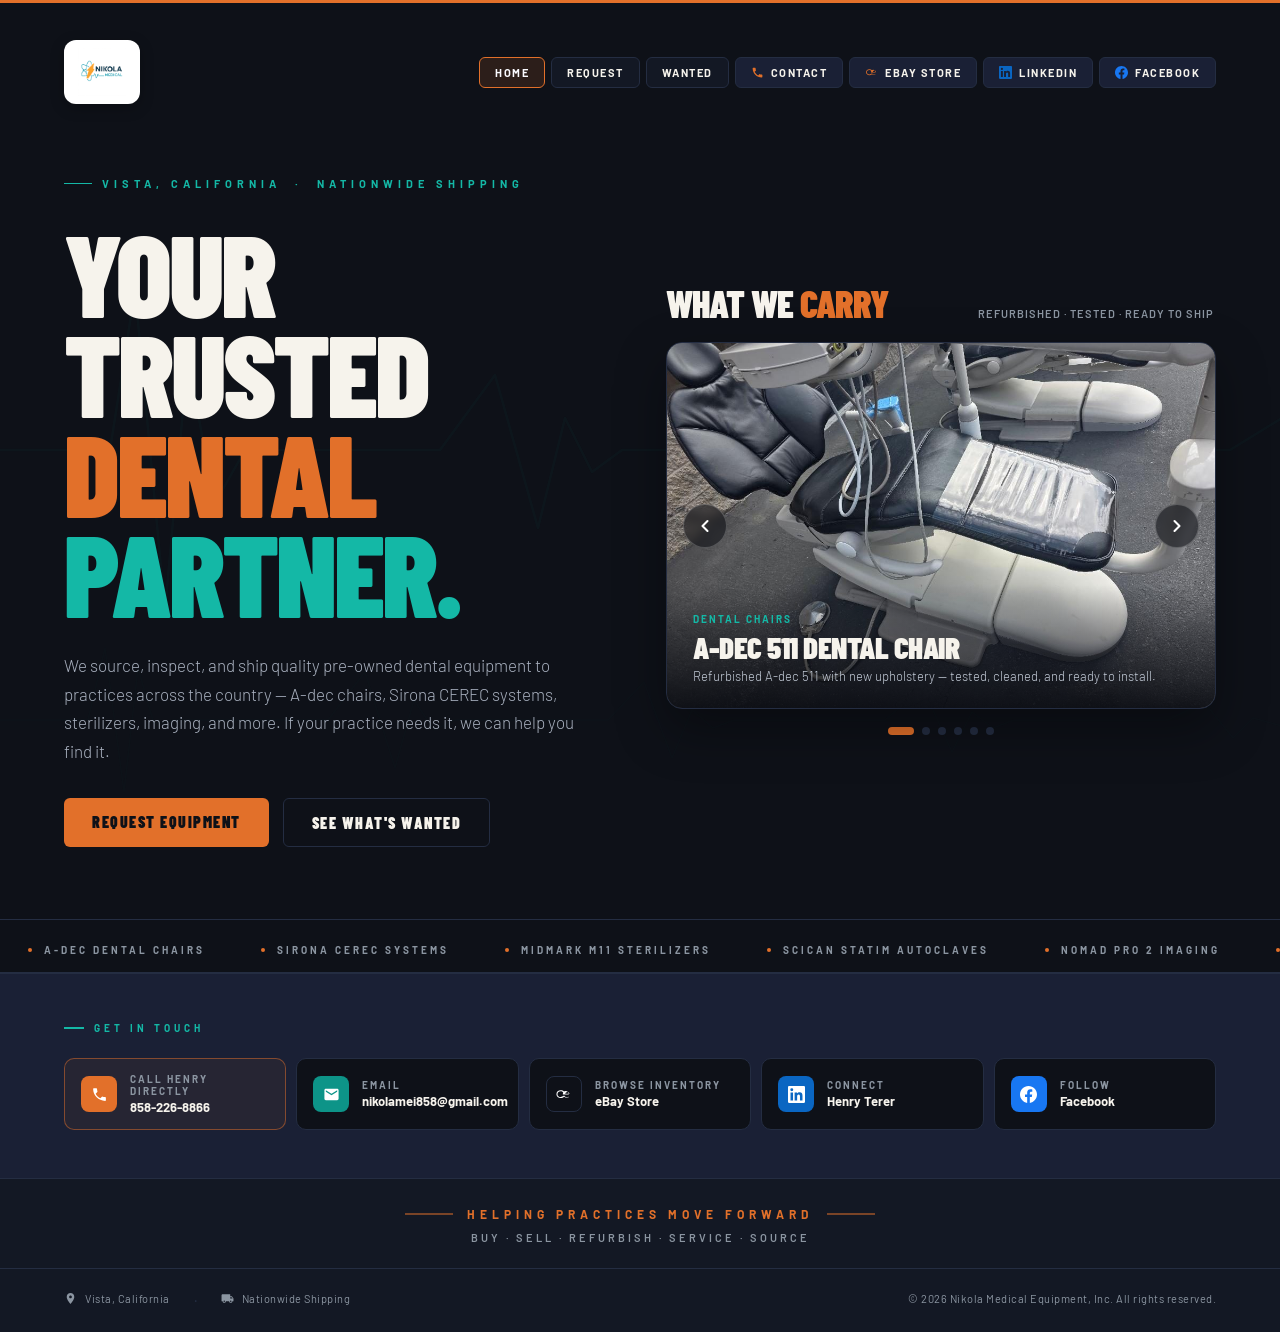
<file: index.html>
<!DOCTYPE html>
<html lang="en">
<head>
<meta charset="UTF-8">
<meta name="viewport" content="width=device-width, initial-scale=1.0">
<title>Nikola Medical Equipment — Vista, California</title>
<meta name="description" content="Quality pre-owned dental equipment. A-dec chairs, Sirona CEREC systems, sterilizers and more. Vista, California. Nationwide shipping.">
<link href="https://fonts.googleapis.com/css2?family=Barlow+Condensed:wght@700;900&family=Barlow:wght@300;400;600;700&display=swap" rel="stylesheet">
<link rel="stylesheet" href="/styles.css">
</head>
<body>

<div class="topbar"></div>
<div class="ekg-bg">
<svg viewBox="0 0 1440 900" preserveAspectRatio="xMidYMid slice" xmlns="http://www.w3.org/2000/svg">
  <polyline points="0,450 140,450 190,450 215,290 245,610 268,355 294,505 325,450 520,450 575,375 618,528 645,418 672,472 702,450 910,450 965,348 1012,584 1040,388 1072,482 1102,450 1310,450 1362,418 1392,492 1440,450"
    fill="none" stroke="#0D9488" stroke-width="2.5" stroke-linecap="round" stroke-linejoin="round"/>
  <polyline points="0,720 130,720 168,720 185,648 204,792 218,668 234,724 254,720 408,720 445,672 475,768 494,700 514,730 535,720 688,720 724,682 752,758 772,710 793,728 814,720 965,720 1003,688 1032,752 1052,712 1073,728 1094,720 1248,720 1284,702 1313,738 1333,718 1362,726 1440,720"
    fill="none" stroke="#0D9488" stroke-width="1.5" stroke-linecap="round" stroke-linejoin="round" opacity="0.45"/>
</svg>
</div>

<!-- HEADER -->
<header>
  <a href="#" class="logo"><img src="/logo.png" alt="Nikola Medical Equipment"/></a>
  <nav class="nav">
    <a href="/" class="internal active">Home</a>
    <a href="/request" class="internal">Request</a>
    <a href="/equipment-wanted" class="internal">Wanted</a>
    <a href="#contact">
      <svg viewBox="0 0 24 24" fill="var(--amber)" xmlns="http://www.w3.org/2000/svg"><path d="M6.6 10.8c1.4 2.8 3.8 5.1 6.6 6.6l2.2-2.2c.3-.3.7-.4 1-.2 1.1.4 2.3.6 3.6.6.6 0 1 .4 1 1V20c0 .6-.4 1-1 1-9.4 0-17-7.6-17-17 0-.6.4-1 1-1h3.5c.6 0 1 .4 1 1 0 1.3.2 2.5.6 3.6.1.3 0 .7-.2 1L6.6 10.8z"/></svg>
      <span>Contact</span>
    </a>
    <a href="https://www.ebay.com/str/nikolamedicalequipmentinc" target="_blank" rel="noopener">
      <svg viewBox="0 0 24 24" fill="var(--amber)" xmlns="http://www.w3.org/2000/svg"><path d="M3.5 11.5C3.5 9 5.5 7.5 8 7.5c1.5 0 2.8.6 3.6 1.6L13 7.8C11.8 6.7 10 6 8 6 4.7 6 2 8.4 2 11.5S4.7 17 8 17c2 0 3.8-.7 5-1.8l-1.4-1.3C10.8 14.9 9.5 15.5 8 15.5c-2.5 0-4.5-1.5-4.5-4zm8.5.5h7.5c0-2.8-2-5-4.5-5S11 9.2 11 12zm0 1c.2 2.2 2 3.5 4.5 3.5 1.3 0 2.4-.4 3.2-1.1L18.6 15c-.6.5-1.4.8-2.1.8-1.5 0-2.8-.7-3-2H12zm8.5-2h-6c.3-1.4 1.4-2.5 3-2.5s2.7 1.1 3 2.5z"/></svg>
      <span>eBay Store</span>
    </a>
    <a href="https://www.linkedin.com/in/henryterer/" target="_blank" rel="noopener">
      <svg viewBox="0 0 24 24" fill="#0A66C2" xmlns="http://www.w3.org/2000/svg"><path d="M20.447 20.452h-3.554v-5.569c0-1.328-.027-3.037-1.852-3.037-1.853 0-2.136 1.445-2.136 2.939v5.667H9.351V9h3.414v1.561h.046c.477-.9 1.637-1.85 3.37-1.85 3.601 0 4.267 2.37 4.267 5.455v6.286zM5.337 7.433a2.062 2.062 0 01-2.063-2.065 2.064 2.064 0 112.063 2.065zm1.782 13.019H3.555V9h3.564v11.452zM22.225 0H1.771C.792 0 0 .774 0 1.729v20.542C0 23.227.792 24 1.771 24h20.451C23.2 24 24 23.227 24 22.271V1.729C24 .774 23.2 0 22.222 0h.003z"/></svg>
      <span>LinkedIn</span>
    </a>
    <a href="https://www.facebook.com/profile.php?id=100094618478377" target="_blank" rel="noopener">
      <svg viewBox="0 0 24 24" fill="#1877F2" xmlns="http://www.w3.org/2000/svg"><path d="M24 12.073c0-6.627-5.373-12-12-12s-12 5.373-12 12c0 5.99 4.388 10.954 10.125 11.854v-8.385H7.078v-3.47h3.047V9.43c0-3.007 1.792-4.669 4.533-4.669 1.312 0 2.686.235 2.686.235v2.953H15.83c-1.491 0-1.956.925-1.956 1.874v2.25h3.328l-.532 3.47h-2.796v8.385C19.612 23.027 24 18.062 24 12.073z"/></svg>
      <span>Facebook</span>
    </a>
  </nav>
</header>

<!-- HERO + SHOWCASE (side by side) -->
<section class="hero-row">
  <div class="hero-col">
    <div class="kicker">Vista, California &nbsp;·&nbsp; Nationwide Shipping</div>
    <h1>Your trusted<br><em>dental</em><br><span>partner.</span></h1>
    <p class="hero-sub">
      We source, inspect, and ship quality pre-owned dental equipment to practices across the country —
      A-dec chairs, Sirona CEREC systems, sterilizers, imaging, and more.
      If your practice needs it, we can help you find it.
    </p>
    <div class="hero-cta">
      <a href="/request" class="btn-primary">Request Equipment</a>
      <a href="/equipment-wanted" class="btn-ghost">See What's Wanted</a>
    </div>
  </div>
  <div class="showcase-col">
  <div class="showcase-head">
    <h2>What We <em>Carry</em></h2>
    <div class="sh-sub">Refurbished · Tested · Ready to Ship</div>
  </div>
  <div class="carousel" id="carousel">
    <div class="slides" id="slides">
      <div class="slide">
        <img src="/img/adec-511-chair.jpg" alt="A-dec 511 Dental Chair" loading="lazy">
        <div class="cap">
          <span class="tag">Dental Chairs</span>
          <h3>A-dec 511 Dental Chair</h3>
          <p>Refurbished A-dec 511 with new upholstery — tested, cleaned, and ready to install.</p>
        </div>
      </div>
      <div class="slide">
        <img src="/img/cerec-mcxl.jpg" alt="Sirona CEREC / inLab MC XL" loading="lazy">
        <div class="cap">
          <span class="tag">CAD / CAM Milling</span>
          <h3>Sirona CEREC / inLab MC XL</h3>
          <p>Same-day crown milling. Inspected and calibrated for chairside or lab restorations.</p>
        </div>
      </div>
      <div class="slide">
        <img src="/img/ineos-x5-scanner.jpg" alt="Sirona inEos X5 Scanner" loading="lazy">
        <div class="cap">
          <span class="tag">Digital Scanning</span>
          <h3>Sirona inEos X5 Scanner</h3>
          <p>High-precision lab scanning for digital impressions and design workflows.</p>
        </div>
      </div>
      <div class="slide">
        <img src="/img/infire-furnace.jpg" alt="Sirona inFire HTC Speed Furnace" loading="lazy">
        <div class="cap">
          <span class="tag">Zirconia Sintering</span>
          <h3>Sirona inFire HTC Speed Furnace</h3>
          <p>CAD/CAM lab sintering furnace for zirconia restorations — fully functional.</p>
        </div>
      </div>
      <div class="slide">
        <img src="/img/statim-5000.jpg" alt="SciCan Statim 5000" loading="lazy">
        <div class="cap">
          <span class="tag">Sterilization</span>
          <h3>SciCan Statim 5000</h3>
          <p>Fast cassette autoclave, serviced and cycle-tested. Keeps your practice compliant.</p>
        </div>
      </div>
      <div class="slide">
        <img src="/img/sirona-cabinet.jpg" alt="Sirona Kappler Cabinet" loading="lazy">
        <div class="cap">
          <span class="tag">Cabinetry</span>
          <h3>Sirona Kappler Cabinet</h3>
          <p>Matched cabinetry for Sirona operatory systems. Clean, lockable, ready to place.</p>
        </div>
      </div>
    
    </div>

    <button class="car-btn prev" id="prev" aria-label="Previous slide">
      <svg viewBox="0 0 24 24" fill="none" stroke="currentColor" stroke-width="2.5" stroke-linecap="round" stroke-linejoin="round"><path d="M15 18l-6-6 6-6"/></svg>
    </button>
    <button class="car-btn next" id="next" aria-label="Next slide">
      <svg viewBox="0 0 24 24" fill="none" stroke="currentColor" stroke-width="2.5" stroke-linecap="round" stroke-linejoin="round"><path d="M9 18l6-6-6-6"/></svg>
    </button>
  </div>
  <div class="dots" id="dots"></div>
  </div>
</section>



<!-- MARQUEE -->
<div class="strip">
  <div class="strip-inner">
    <div class="strip-item"><div class="strip-dot"></div>A-dec Dental Chairs</div>
    <div class="strip-item"><div class="strip-dot"></div>Sirona CEREC Systems</div>
    <div class="strip-item"><div class="strip-dot"></div>Midmark M11 Sterilizers</div>
    <div class="strip-item"><div class="strip-dot"></div>Scican Statim Autoclaves</div>
    <div class="strip-item"><div class="strip-dot"></div>Nomad Pro 2 Imaging</div>
    <div class="strip-item"><div class="strip-dot"></div>Tuttnauer Autoclaves</div>
    <div class="strip-item"><div class="strip-dot"></div>inEos X5 Scanners</div>
    <div class="strip-item"><div class="strip-dot"></div>Dental Cabinetry</div>
    <div class="strip-item"><div class="strip-dot"></div>A-dec Dental Chairs</div>
    <div class="strip-item"><div class="strip-dot"></div>Sirona CEREC Systems</div>
    <div class="strip-item"><div class="strip-dot"></div>Midmark M11 Sterilizers</div>
    <div class="strip-item"><div class="strip-dot"></div>Scican Statim Autoclaves</div>
    <div class="strip-item"><div class="strip-dot"></div>Nomad Pro 2 Imaging</div>
    <div class="strip-item"><div class="strip-dot"></div>Tuttnauer Autoclaves</div>
    <div class="strip-item"><div class="strip-dot"></div>inEos X5 Scanners</div>
    <div class="strip-item"><div class="strip-dot"></div>Dental Cabinetry</div>
  </div>
</div>

<!-- FOOTER 1: GET IN TOUCH -->
<section class="footer-contact" id="contact">
  <div class="contact-heading">Get in touch</div>
  <div class="contact-grid">

    <a class="ccard featured" href="tel:8582268866">
      <div class="cicon ci-phone"><svg viewBox="0 0 24 24" xmlns="http://www.w3.org/2000/svg"><path d="M6.6 10.8c1.4 2.8 3.8 5.1 6.6 6.6l2.2-2.2c.3-.3.7-.4 1-.2 1.1.4 2.3.6 3.6.6.6 0 1 .4 1 1V20c0 .6-.4 1-1 1-9.4 0-17-7.6-17-17 0-.6.4-1 1-1h3.5c.6 0 1 .4 1 1 0 1.3.2 2.5.6 3.6.1.3 0 .7-.2 1L6.6 10.8z"/></svg></div>
      <div><div class="clabel">Call Henry directly</div><div class="cval">858-226-8866</div></div>
    </a>

    <a class="ccard" href="mailto:nikolamei858@gmail.com">
      <div class="cicon ci-email"><svg viewBox="0 0 24 24" xmlns="http://www.w3.org/2000/svg"><path d="M20 4H4c-1.1 0-2 .9-2 2v12c0 1.1.9 2 2 2h16c1.1 0 2-.9 2-2V6c0-1.1-.9-2-2-2zm0 4l-8 5-8-5V6l8 5 8-5v2z"/></svg></div>
      <div><div class="clabel">Email</div><div class="cval">nikolamei858@gmail.com</div></div>
    </a>

    <a class="ccard" href="https://www.ebay.com/str/nikolamedicalequipmentinc" target="_blank" rel="noopener">
      <div class="cicon ci-ebay"><svg viewBox="0 0 24 24" fill="var(--amber)" xmlns="http://www.w3.org/2000/svg" width="17" height="17"><path d="M3.5 11.5C3.5 9 5.5 7.5 8 7.5c1.5 0 2.8.6 3.6 1.6L13 7.8C11.8 6.7 10 6 8 6 4.7 6 2 8.4 2 11.5S4.7 17 8 17c2 0 3.8-.7 5-1.8l-1.4-1.3C10.8 14.9 9.5 15.5 8 15.5c-2.5 0-4.5-1.5-4.5-4zm8.5.5h7.5c0-2.8-2-5-4.5-5S11 9.2 11 12zm0 1c.2 2.2 2 3.5 4.5 3.5 1.3 0 2.4-.4 3.2-1.1L18.6 15c-.6.5-1.4.8-2.1.8-1.5 0-2.8-.7-3-2H12zm8.5-2h-6c.3-1.4 1.4-2.5 3-2.5s2.7 1.1 3 2.5z"/></svg></div>
      <div><div class="clabel">Browse inventory</div><div class="cval">eBay Store</div></div>
    </a>

    <a class="ccard" href="https://www.linkedin.com/in/henryterer/" target="_blank" rel="noopener">
      <div class="cicon ci-li"><svg viewBox="0 0 24 24" xmlns="http://www.w3.org/2000/svg"><path d="M20.447 20.452h-3.554v-5.569c0-1.328-.027-3.037-1.852-3.037-1.853 0-2.136 1.445-2.136 2.939v5.667H9.351V9h3.414v1.561h.046c.477-.9 1.637-1.85 3.37-1.85 3.601 0 4.267 2.37 4.267 5.455v6.286zM5.337 7.433a2.062 2.062 0 01-2.063-2.065 2.064 2.064 0 112.063 2.065zm1.782 13.019H3.555V9h3.564v11.452zM22.225 0H1.771C.792 0 0 .774 0 1.729v20.542C0 23.227.792 24 1.771 24h20.451C23.2 24 24 23.227 24 22.271V1.729C24 .774 23.2 0 22.222 0h.003z"/></svg></div>
      <div><div class="clabel">Connect</div><div class="cval">Henry Terer</div></div>
    </a>

    <a class="ccard" href="https://www.facebook.com/profile.php?id=100094618478377" target="_blank" rel="noopener">
      <div class="cicon ci-fb"><svg viewBox="0 0 24 24" xmlns="http://www.w3.org/2000/svg"><path d="M24 12.073c0-6.627-5.373-12-12-12s-12 5.373-12 12c0 5.99 4.388 10.954 10.125 11.854v-8.385H7.078v-3.47h3.047V9.43c0-3.007 1.792-4.669 4.533-4.669 1.312 0 2.686.235 2.686.235v2.953H15.83c-1.491 0-1.956.925-1.956 1.874v2.25h3.328l-.532 3.47h-2.796v8.385C19.612 23.027 24 18.062 24 12.073z"/></svg></div>
      <div><div class="clabel">Follow</div><div class="cval">Facebook</div></div>
    </a>

  </div>
</section>

<!-- FOOTER 2: BRAND + LEGAL -->
<footer class="footer-bottom">

  <!-- Row 1: tagline centered with amber lines either side -->
  <div class="footer-tagline-row">
    <div class="footer-tagline">Helping Practices Move Forward</div>
    <div class="footer-descriptor">Buy · Sell · Refurbish · Service · Source</div>
  </div>

  <!-- Row 2: location · shipping · copyright -->
  <div class="footer-info-row">
    <div class="footer-info-left">
      <div class="footer-pill">
        <svg viewBox="0 0 24 24" xmlns="http://www.w3.org/2000/svg"><path d="M12 2C8.13 2 5 5.13 5 9c0 5.25 7 13 7 13s7-7.75 7-13c0-3.87-3.13-7-7-7zm0 9.5c-1.38 0-2.5-1.12-2.5-2.5s1.12-2.5 2.5-2.5 2.5 1.12 2.5 2.5-1.12 2.5-2.5 2.5z"/></svg>
        Vista, California
      </div>
      <div class="footer-sep">·</div>
      <div class="footer-pill">
        <svg viewBox="0 0 24 24" xmlns="http://www.w3.org/2000/svg"><path d="M20 8h-3V4H3c-1.1 0-2 .9-2 2v11h2c0 1.66 1.34 3 3 3s3-1.34 3-3h6c0 1.66 1.34 3 3 3s3-1.34 3-3h2v-5l-3-4zM6 18.5c-.83 0-1.5-.67-1.5-1.5s.67-1.5 1.5-1.5 1.5.67 1.5 1.5-.67 1.5-1.5 1.5zm13.5-9l1.96 2.5H17V9.5h2.5zm-1.5 9c-.83 0-1.5-.67-1.5-1.5s.67-1.5 1.5-1.5 1.5.67 1.5 1.5-.67 1.5-1.5 1.5z"/></svg>
        Nationwide Shipping
      </div>
    </div>
    <div class="footer-copy">© 2026 Nikola Medical Equipment, Inc. All rights reserved.</div>
  </div>

</footer>



<script>
(function(){
  const track=document.getElementById('slides');
  const slides=track.children;
  const total=slides.length;
  const dotsWrap=document.getElementById('dots');
  let i=0, timer;
  for(let d=0;d<total;d++){
    const b=document.createElement('button');
    b.className='dot-btn'+(d===0?' active':'');
    b.setAttribute('aria-label','Go to slide '+(d+1));
    b.addEventListener('click',()=>{go(d);reset();});
    dotsWrap.appendChild(b);
  }
  const dots=dotsWrap.children;
  function go(n){i=(n+total)%total;track.style.transform='translateX(-'+(i*100)+'%)';
    for(let d=0;d<total;d++)dots[d].classList.toggle('active',d===i);}
  function next(){go(i+1);}function prev(){go(i-1);}
  function start(){timer=setInterval(next,5000);}
  function reset(){clearInterval(timer);start();}
  document.getElementById('next').addEventListener('click',()=>{next();reset();});
  document.getElementById('prev').addEventListener('click',()=>{prev();reset();});
  const car=document.getElementById('carousel');
  car.addEventListener('mouseenter',()=>clearInterval(timer));
  car.addEventListener('mouseleave',start);
  // swipe on mobile
  let x0=null;
  car.addEventListener('touchstart',e=>x0=e.touches[0].clientX,{passive:true});
  car.addEventListener('touchend',e=>{if(x0===null)return;const dx=e.changedTouches[0].clientX-x0;
    if(Math.abs(dx)>40){dx<0?next():prev();reset();}x0=null;});
  start();
})();
</script>
</body>
</html>
</file>
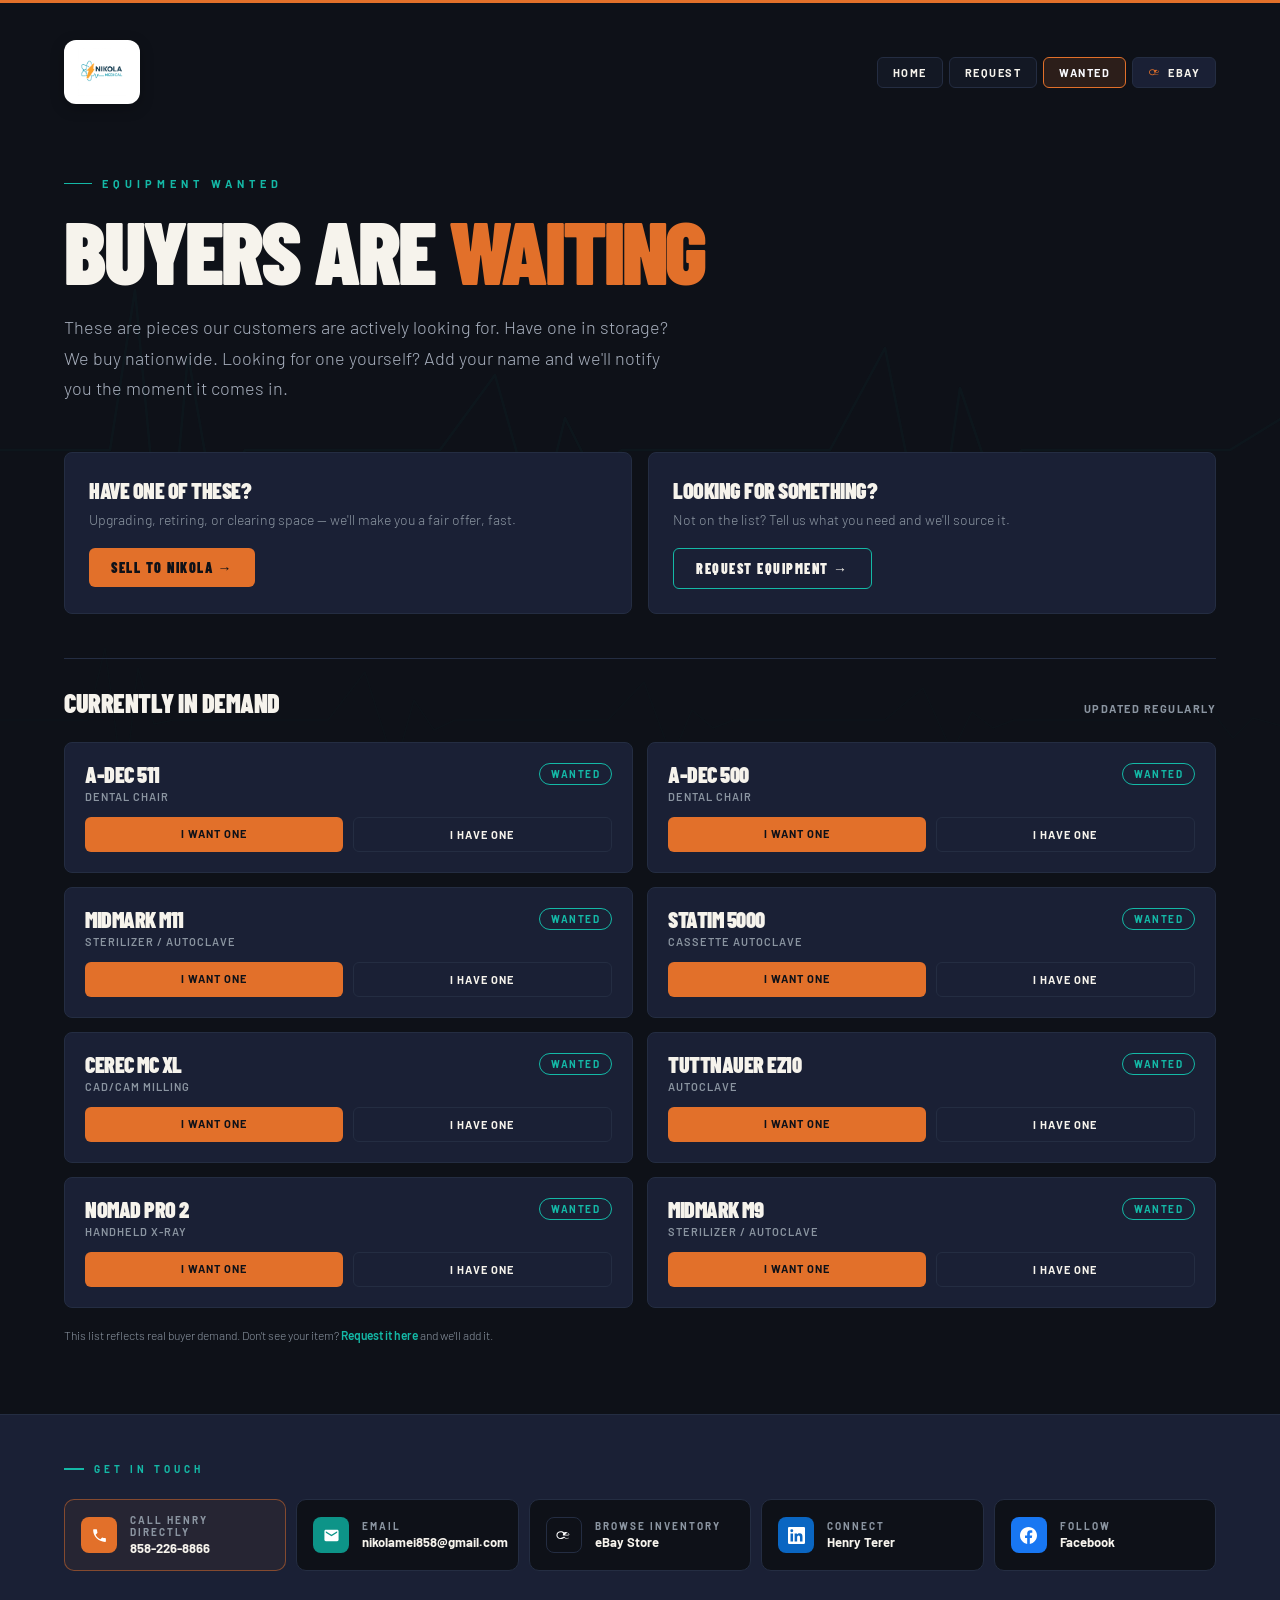
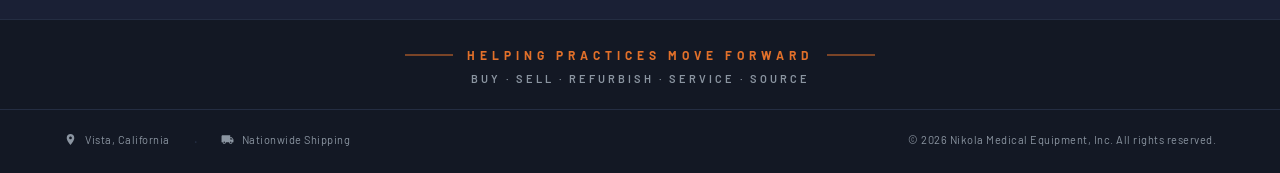
<file: equipment-wanted/index.html>
<!DOCTYPE html>
<html lang="en">
<head>
<meta charset="UTF-8">
<meta name="viewport" content="width=device-width, initial-scale=1.0">
<title>Equipment Wanted — Nikola Medical</title>
<meta name="description" content="Buyers are waiting on these dental equipment pieces. Selling one? We buy nationwide.">
<link href="https://fonts.googleapis.com/css2?family=Barlow+Condensed:wght@700;900&family=Barlow:wght@300;400;600;700&display=swap" rel="stylesheet">
<link rel="stylesheet" href="/styles.css">
</head>
<body>
<div class="topbar"></div>
<div class="ekg-bg">
<svg viewBox="0 0 1440 900" preserveAspectRatio="xMidYMid slice" xmlns="http://www.w3.org/2000/svg">
  <polyline points="0,450 140,450 190,450 215,290 245,610 268,355 294,505 325,450 520,450 575,375 618,528 645,418 672,472 702,450 910,450 965,348 1012,584 1040,388 1072,482 1102,450 1310,450 1362,418 1392,492 1440,450" fill="none" stroke="#0D9488" stroke-width="2.5" stroke-linecap="round" stroke-linejoin="round"/>
  <polyline points="0,720 130,720 168,720 185,648 204,792 218,668 234,724 254,720 408,720 445,672 475,768 494,700 514,730 535,720 688,720 724,682 752,758 772,710 793,728 814,720 965,720 1003,688 1032,752 1052,712 1073,728 1094,720 1248,720 1284,702 1313,738 1333,718 1362,726 1440,720" fill="none" stroke="#0D9488" stroke-width="1.5" stroke-linecap="round" stroke-linejoin="round" opacity="0.45"/>
</svg>
</div>

<header>
  <a href="/" class="logo"><img src="/logo.png" alt="Nikola Medical Equipment"/></a>
  <nav class="nav">
    <a href="/" class="internal ">Home</a>
    <a href="/request" class="internal ">Request</a>
    <a href="/equipment-wanted" class="internal active">Wanted</a>
    <a href="https://www.ebay.com/str/nikolamedicalequipmentinc" target="_blank" rel="noopener">
      <svg viewBox="0 0 24 24" fill="var(--amber)" xmlns="http://www.w3.org/2000/svg"><path d="M3.5 11.5C3.5 9 5.5 7.5 8 7.5c1.5 0 2.8.6 3.6 1.6L13 7.8C11.8 6.7 10 6 8 6 4.7 6 2 8.4 2 11.5S4.7 17 8 17c2 0 3.8-.7 5-1.8l-1.4-1.3C10.8 14.9 9.5 15.5 8 15.5c-2.5 0-4.5-1.5-4.5-4zm8.5.5h7.5c0-2.8-2-5-4.5-5S11 9.2 11 12zm0 1c.2 2.2 2 3.5 4.5 3.5 1.3 0 2.4-.4 3.2-1.1L18.6 15c-.6.5-1.4.8-2.1.8-1.5 0-2.8-.7-3-2H12zm8.5-2h-6c.3-1.4 1.4-2.5 3-2.5s2.7 1.1 3 2.5z"/></svg>
      <span>eBay</span>
    </a>
  </nav>
</header>

<div class="page-head">
  <div class="kicker">Equipment Wanted</div>
  <h1>Buyers Are <em>Waiting</em></h1>
  <p class="lead">These are pieces our customers are actively looking for. Have one in storage? We buy nationwide. Looking for one yourself? Add your name and we'll notify you the moment it comes in.</p>
</div>

<div class="section">
  <div class="banners">
    <div class="banner sell"><h3>Have one of these?</h3><p>Upgrading, retiring, or clearing space — we'll make you a fair offer, fast.</p><a href="/request?type=sell">Sell to Nikola →</a></div>
    <div class="banner buy"><h3>Looking for something?</h3><p>Not on the list? Tell us what you need and we'll source it.</p><a href="/request?type=buy">Request Equipment →</a></div>
  </div>

  <div class="wanted-head"><h2>Currently in Demand</h2><span>Updated regularly</span></div>
  <div class="wgrid">
    <div class="witem">
      <div class="wtop"><div><div class="wname">A-dec 511</div><div class="wcat">Dental Chair</div></div><span class="wbadge">Wanted</span></div>
      <div class="wrow"><a class="want" href="/request?type=buy">I want one</a><a class="have" href="/request?type=sell">I have one</a></div>
    </div>
    <div class="witem">
      <div class="wtop"><div><div class="wname">A-dec 500</div><div class="wcat">Dental Chair</div></div><span class="wbadge">Wanted</span></div>
      <div class="wrow"><a class="want" href="/request?type=buy">I want one</a><a class="have" href="/request?type=sell">I have one</a></div>
    </div>
    <div class="witem">
      <div class="wtop"><div><div class="wname">Midmark M11</div><div class="wcat">Sterilizer / Autoclave</div></div><span class="wbadge">Wanted</span></div>
      <div class="wrow"><a class="want" href="/request?type=buy">I want one</a><a class="have" href="/request?type=sell">I have one</a></div>
    </div>
    <div class="witem">
      <div class="wtop"><div><div class="wname">Statim 5000</div><div class="wcat">Cassette Autoclave</div></div><span class="wbadge">Wanted</span></div>
      <div class="wrow"><a class="want" href="/request?type=buy">I want one</a><a class="have" href="/request?type=sell">I have one</a></div>
    </div>
    <div class="witem">
      <div class="wtop"><div><div class="wname">CEREC MC XL</div><div class="wcat">CAD/CAM Milling</div></div><span class="wbadge">Wanted</span></div>
      <div class="wrow"><a class="want" href="/request?type=buy">I want one</a><a class="have" href="/request?type=sell">I have one</a></div>
    </div>
    <div class="witem">
      <div class="wtop"><div><div class="wname">Tuttnauer EZ10</div><div class="wcat">Autoclave</div></div><span class="wbadge">Wanted</span></div>
      <div class="wrow"><a class="want" href="/request?type=buy">I want one</a><a class="have" href="/request?type=sell">I have one</a></div>
    </div>
    <div class="witem">
      <div class="wtop"><div><div class="wname">Nomad Pro 2</div><div class="wcat">Handheld X-ray</div></div><span class="wbadge">Wanted</span></div>
      <div class="wrow"><a class="want" href="/request?type=buy">I want one</a><a class="have" href="/request?type=sell">I have one</a></div>
    </div>
    <div class="witem">
      <div class="wtop"><div><div class="wname">Midmark M9</div><div class="wcat">Sterilizer / Autoclave</div></div><span class="wbadge">Wanted</span></div>
      <div class="wrow"><a class="want" href="/request?type=buy">I want one</a><a class="have" href="/request?type=sell">I have one</a></div>
    </div>
  </div>

  <p class="hint" style="margin-top:20px;">This list reflects real buyer demand. Don't see your item? <a href="/request?type=buy" style="color:var(--teal-light);text-decoration:none;font-weight:600;">Request it here</a> and we'll add it.</p>
</div>
<section class="footer-contact" id="contact">
  <div class="contact-heading">Get in touch</div>
  <div class="contact-grid">
    <a class="ccard featured" href="tel:8582268866">
      <div class="cicon ci-phone"><svg viewBox="0 0 24 24" xmlns="http://www.w3.org/2000/svg"><path d="M6.6 10.8c1.4 2.8 3.8 5.1 6.6 6.6l2.2-2.2c.3-.3.7-.4 1-.2 1.1.4 2.3.6 3.6.6.6 0 1 .4 1 1V20c0 .6-.4 1-1 1-9.4 0-17-7.6-17-17 0-.6.4-1 1-1h3.5c.6 0 1 .4 1 1 0 1.3.2 2.5.6 3.6.1.3 0 .7-.2 1L6.6 10.8z"/></svg></div>
      <div><div class="clabel">Call Henry directly</div><div class="cval">858-226-8866</div></div>
    </a>
    <a class="ccard" href="mailto:nikolamei858@gmail.com">
      <div class="cicon ci-email"><svg viewBox="0 0 24 24" xmlns="http://www.w3.org/2000/svg"><path d="M20 4H4c-1.1 0-2 .9-2 2v12c0 1.1.9 2 2 2h16c1.1 0 2-.9 2-2V6c0-1.1-.9-2-2-2zm0 4l-8 5-8-5V6l8 5 8-5v2z"/></svg></div>
      <div><div class="clabel">Email</div><div class="cval">nikolamei858@gmail.com</div></div>
    </a>
    <a class="ccard" href="https://www.ebay.com/str/nikolamedicalequipmentinc" target="_blank" rel="noopener">
      <div class="cicon ci-ebay"><svg viewBox="0 0 24 24" fill="var(--amber)" xmlns="http://www.w3.org/2000/svg" width="17" height="17"><path d="M3.5 11.5C3.5 9 5.5 7.5 8 7.5c1.5 0 2.8.6 3.6 1.6L13 7.8C11.8 6.7 10 6 8 6 4.7 6 2 8.4 2 11.5S4.7 17 8 17c2 0 3.8-.7 5-1.8l-1.4-1.3C10.8 14.9 9.5 15.5 8 15.5c-2.5 0-4.5-1.5-4.5-4zm8.5.5h7.5c0-2.8-2-5-4.5-5S11 9.2 11 12zm0 1c.2 2.2 2 3.5 4.5 3.5 1.3 0 2.4-.4 3.2-1.1L18.6 15c-.6.5-1.4.8-2.1.8-1.5 0-2.8-.7-3-2H12zm8.5-2h-6c.3-1.4 1.4-2.5 3-2.5s2.7 1.1 3 2.5z"/></svg></div>
      <div><div class="clabel">Browse inventory</div><div class="cval">eBay Store</div></div>
    </a>
    <a class="ccard" href="https://www.linkedin.com/in/henryterer/" target="_blank" rel="noopener">
      <div class="cicon ci-li"><svg viewBox="0 0 24 24" xmlns="http://www.w3.org/2000/svg"><path d="M20.447 20.452h-3.554v-5.569c0-1.328-.027-3.037-1.852-3.037-1.853 0-2.136 1.445-2.136 2.939v5.667H9.351V9h3.414v1.561h.046c.477-.9 1.637-1.85 3.37-1.85 3.601 0 4.267 2.37 4.267 5.455v6.286zM5.337 7.433a2.062 2.062 0 01-2.063-2.065 2.064 2.064 0 112.063 2.065zm1.782 13.019H3.555V9h3.564v11.452zM22.225 0H1.771C.792 0 0 .774 0 1.729v20.542C0 23.227.792 24 1.771 24h20.451C23.2 24 24 23.227 24 22.271V1.729C24 .774 23.2 0 22.222 0h.003z"/></svg></div>
      <div><div class="clabel">Connect</div><div class="cval">Henry Terer</div></div>
    </a>
    <a class="ccard" href="https://www.facebook.com/profile.php?id=100094618478377" target="_blank" rel="noopener">
      <div class="cicon ci-fb"><svg viewBox="0 0 24 24" xmlns="http://www.w3.org/2000/svg"><path d="M24 12.073c0-6.627-5.373-12-12-12s-12 5.373-12 12c0 5.99 4.388 10.954 10.125 11.854v-8.385H7.078v-3.47h3.047V9.43c0-3.007 1.792-4.669 4.533-4.669 1.312 0 2.686.235 2.686.235v2.953H15.83c-1.491 0-1.956.925-1.956 1.874v2.25h3.328l-.532 3.47h-2.796v8.385C19.612 23.027 24 18.062 24 12.073z"/></svg></div>
      <div><div class="clabel">Follow</div><div class="cval">Facebook</div></div>
    </a>
  </div>
</section>

<footer class="footer-bottom">
  <div class="footer-tagline-row"><div class="footer-tagline">Helping Practices Move Forward</div>
    <div class="footer-descriptor">Buy · Sell · Refurbish · Service · Source</div></div>
  <div class="footer-info-row">
    <div class="footer-info-left">
      <div class="footer-pill"><svg viewBox="0 0 24 24" xmlns="http://www.w3.org/2000/svg"><path d="M12 2C8.13 2 5 5.13 5 9c0 5.25 7 13 7 13s7-7.75 7-13c0-3.87-3.13-7-7-7zm0 9.5c-1.38 0-2.5-1.12-2.5-2.5s1.12-2.5 2.5-2.5 2.5 1.12 2.5 2.5-1.12 2.5-2.5 2.5z"/></svg>Vista, California</div>
      <div class="footer-sep">·</div>
      <div class="footer-pill"><svg viewBox="0 0 24 24" xmlns="http://www.w3.org/2000/svg"><path d="M20 8h-3V4H3c-1.1 0-2 .9-2 2v11h2c0 1.66 1.34 3 3 3s3-1.34 3-3h6c0 1.66 1.34 3 3 3s3-1.34 3-3h2v-5l-3-4zM6 18.5c-.83 0-1.5-.67-1.5-1.5s.67-1.5 1.5-1.5 1.5.67 1.5 1.5-.67 1.5-1.5 1.5zm13.5-9l1.96 2.5H17V9.5h2.5zm-1.5 9c-.83 0-1.5-.67-1.5-1.5s.67-1.5 1.5-1.5 1.5.67 1.5 1.5-.67 1.5-1.5 1.5z"/></svg>Nationwide Shipping</div>
    </div>
    <div class="footer-copy">© 2026 Nikola Medical Equipment, Inc. All rights reserved.</div>
  </div>
</footer>

</body>
</html>
</file>
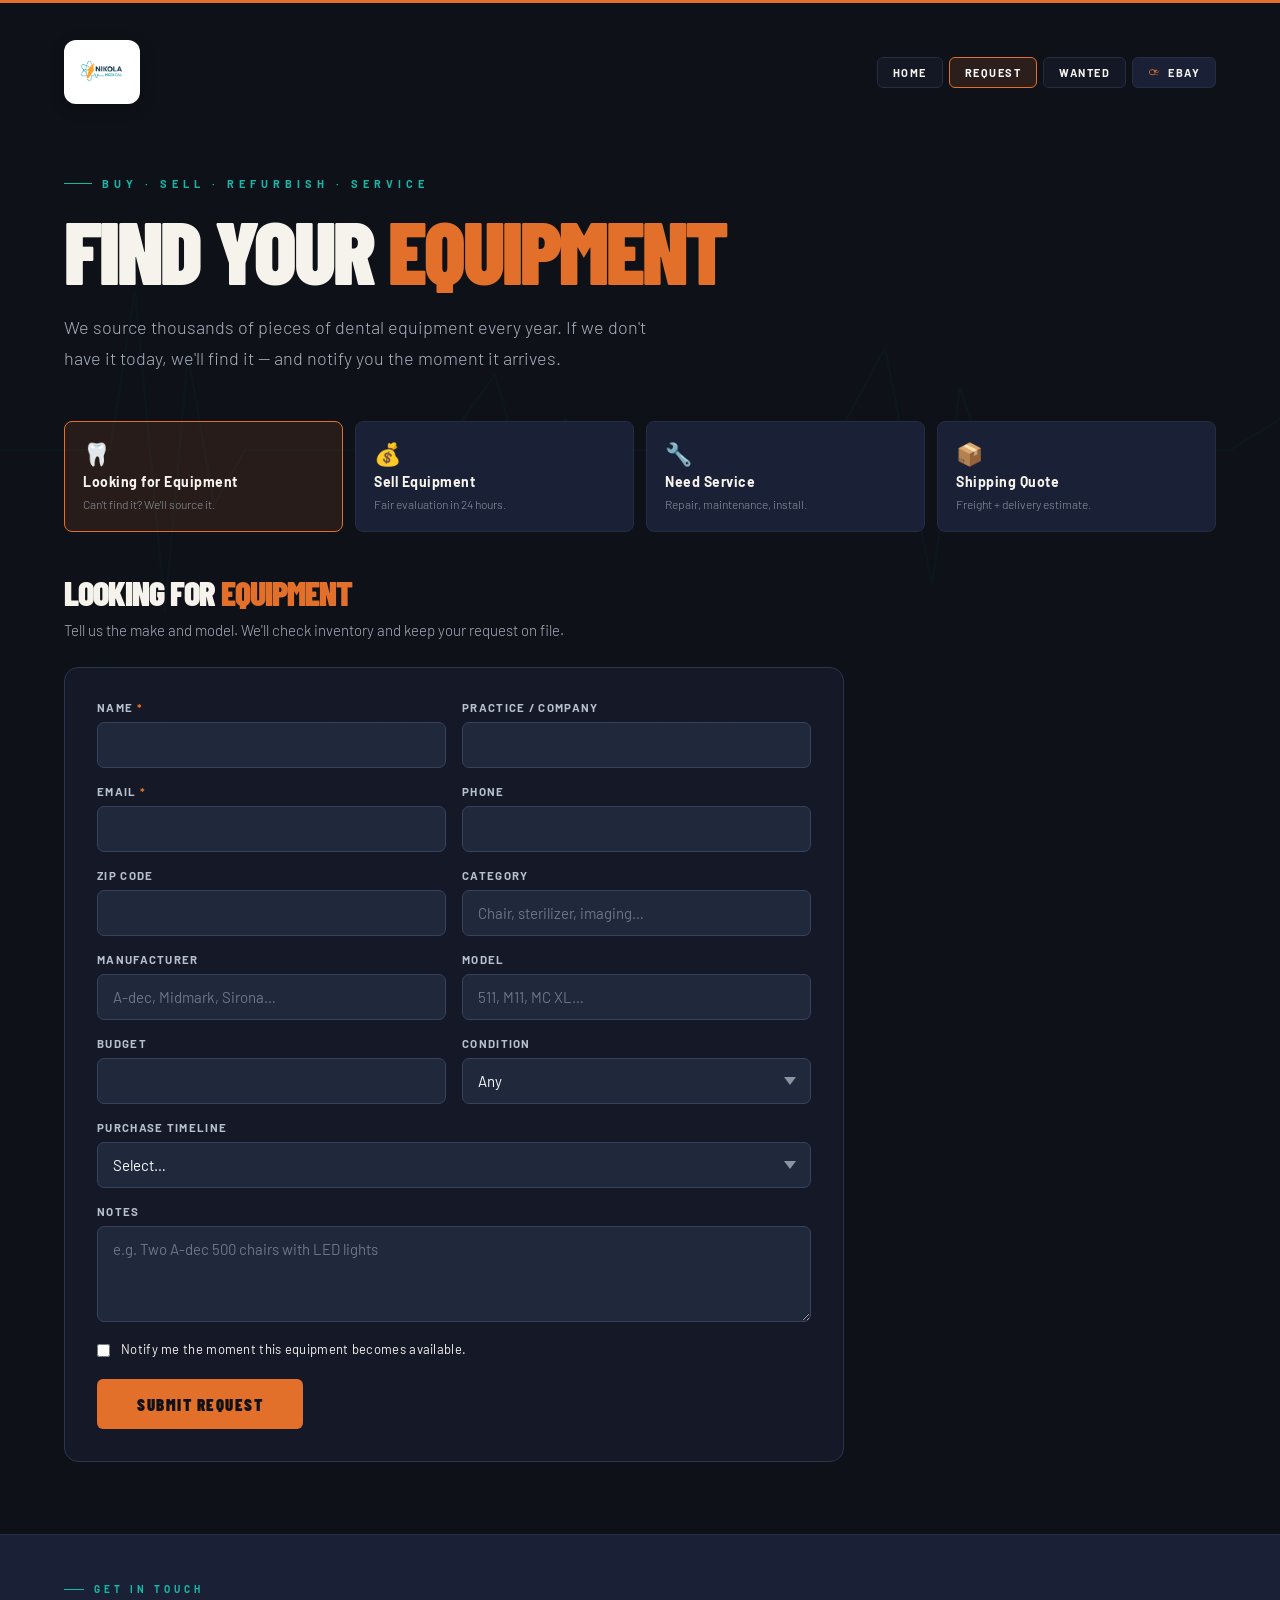
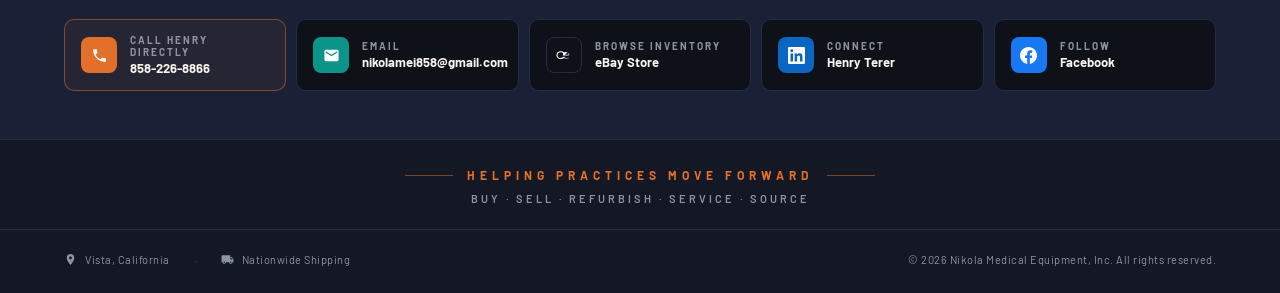
<file: request/index.html>
<!DOCTYPE html>
<html lang="en">
<head>
<meta charset="UTF-8">
<meta name="viewport" content="width=device-width, initial-scale=1.0">
<title>Find Equipment — Nikola Medical</title>
<meta name="description" content="Request dental equipment, sell to us, book service, or get a shipping quote. We source nationwide.">
<link href="https://fonts.googleapis.com/css2?family=Barlow+Condensed:wght@700;900&family=Barlow:wght@300;400;600;700&display=swap" rel="stylesheet">
<link rel="stylesheet" href="/styles.css">
</head>
<body>
<div class="topbar"></div>
<div class="ekg-bg">
<svg viewBox="0 0 1440 900" preserveAspectRatio="xMidYMid slice" xmlns="http://www.w3.org/2000/svg">
  <polyline points="0,450 140,450 190,450 215,290 245,610 268,355 294,505 325,450 520,450 575,375 618,528 645,418 672,472 702,450 910,450 965,348 1012,584 1040,388 1072,482 1102,450 1310,450 1362,418 1392,492 1440,450" fill="none" stroke="#0D9488" stroke-width="2.5" stroke-linecap="round" stroke-linejoin="round"/>
  <polyline points="0,720 130,720 168,720 185,648 204,792 218,668 234,724 254,720 408,720 445,672 475,768 494,700 514,730 535,720 688,720 724,682 752,758 772,710 793,728 814,720 965,720 1003,688 1032,752 1052,712 1073,728 1094,720 1248,720 1284,702 1313,738 1333,718 1362,726 1440,720" fill="none" stroke="#0D9488" stroke-width="1.5" stroke-linecap="round" stroke-linejoin="round" opacity="0.45"/>
</svg>
</div>

<header>
  <a href="/" class="logo"><img src="/logo.png" alt="Nikola Medical Equipment"/></a>
  <nav class="nav">
    <a href="/" class="internal ">Home</a>
    <a href="/request" class="internal active">Request</a>
    <a href="/equipment-wanted" class="internal ">Wanted</a>
    <a href="https://www.ebay.com/str/nikolamedicalequipmentinc" target="_blank" rel="noopener">
      <svg viewBox="0 0 24 24" fill="var(--amber)" xmlns="http://www.w3.org/2000/svg"><path d="M3.5 11.5C3.5 9 5.5 7.5 8 7.5c1.5 0 2.8.6 3.6 1.6L13 7.8C11.8 6.7 10 6 8 6 4.7 6 2 8.4 2 11.5S4.7 17 8 17c2 0 3.8-.7 5-1.8l-1.4-1.3C10.8 14.9 9.5 15.5 8 15.5c-2.5 0-4.5-1.5-4.5-4zm8.5.5h7.5c0-2.8-2-5-4.5-5S11 9.2 11 12zm0 1c.2 2.2 2 3.5 4.5 3.5 1.3 0 2.4-.4 3.2-1.1L18.6 15c-.6.5-1.4.8-2.1.8-1.5 0-2.8-.7-3-2H12zm8.5-2h-6c.3-1.4 1.4-2.5 3-2.5s2.7 1.1 3 2.5z"/></svg>
      <span>eBay</span>
    </a>
  </nav>
</header>

<div class="page-head">
  <div class="kicker">Buy · Sell · Refurbish · Service</div>
  <h1>Find Your <em>Equipment</em></h1>
  <p class="lead">We source thousands of pieces of dental equipment every year. If we don't have it today, we'll find it — and notify you the moment it arrives.</p>
</div>

<div class="section">
  <div class="chooser" role="tablist" aria-label="How can we help you">
    <button class="chip" role="tab" aria-selected="true" data-target="buy"><span class="cic">🦷</span><span class="ct">Looking for Equipment</span><span class="cs">Can't find it? We'll source it.</span></button>
    <button class="chip" role="tab" aria-selected="false" data-target="sell"><span class="cic">💰</span><span class="ct">Sell Equipment</span><span class="cs">Fair evaluation in 24 hours.</span></button>
    <button class="chip" role="tab" aria-selected="false" data-target="service"><span class="cic">🔧</span><span class="ct">Need Service</span><span class="cs">Repair, maintenance, install.</span></button>
    <button class="chip" role="tab" aria-selected="false" data-target="ship"><span class="cic">📦</span><span class="ct">Shipping Quote</span><span class="cs">Freight + delivery estimate.</span></button>
  </div>

  <section class="panel active" id="buy">
    <div class="panel-title">Looking for <span>Equipment</span></div>
    <div class="panel-desc">Tell us the make and model. We'll check inventory and keep your request on file.</div>
    <form name="equipment-request" method="POST" action="/thanks/" data-netlify="true" netlify-honeypot="bot-field">
      <input type="hidden" name="form-name" value="equipment-request">
      <p style="display:none"><label>Skip: <input name="bot-field"></label></p>
      <div class="grid">
        <div><label>Name <span class="req">*</span></label><input name="name" required></div>
        <div><label>Practice / Company</label><input name="practice"></div>
        <div><label>Email <span class="req">*</span></label><input type="email" name="email" required></div>
        <div><label>Phone</label><input name="phone"></div>
        <div><label>ZIP Code</label><input name="zip"></div>
        <div><label>Category</label><input name="category" placeholder="Chair, sterilizer, imaging…"></div>
        <div><label>Manufacturer</label><input name="manufacturer" placeholder="A-dec, Midmark, Sirona…"></div>
        <div><label>Model</label><input name="model" placeholder="511, M11, MC XL…"></div>
        <div><label>Budget</label><input name="budget"></div>
        <div><label>Condition</label><select name="condition"><option value="">Any</option><option>New</option><option>Used</option><option>Refurbished</option></select></div>
        <div class="full"><label>Purchase Timeline</label><select name="timeline"><option value="">Select…</option><option>ASAP</option><option>Within 1 month</option><option>1–3 months</option><option>Just researching</option></select></div>
        <div class="full"><label>Notes</label><textarea name="notes" placeholder="e.g. Two A-dec 500 chairs with LED lights"></textarea></div>
        <div class="full check"><input type="checkbox" id="b-notify" name="notify-when-available" value="yes"><label for="b-notify">Notify me the moment this equipment becomes available.</label></div>
        <button class="btn-submit" type="submit">Submit Request</button>
      </div>
    </form>
  </section>

  <section class="panel" id="sell">
    <div class="panel-title">Sell <span>Equipment</span></div>
    <div class="panel-desc">Upgrading, retiring, or closing an office? We buy nationwide.</div>
    <form name="equipment-sale" method="POST" action="/thanks/" data-netlify="true" netlify-honeypot="bot-field">
      <input type="hidden" name="form-name" value="equipment-sale">
      <p style="display:none"><label>Skip: <input name="bot-field"></label></p>
      <div class="grid">
        <div><label>Name <span class="req">*</span></label><input name="name" required></div>
        <div><label>Office / Company</label><input name="office"></div>
        <div><label>Email <span class="req">*</span></label><input type="email" name="email" required></div>
        <div><label>Phone</label><input name="phone"></div>
        <div><label>ZIP / Location</label><input name="zip"></div>
        <div><label>Equipment</label><input name="equipment" placeholder="What are you selling?"></div>
        <div><label>Manufacturer</label><input name="manufacturer"></div>
        <div><label>Model</label><input name="model"></div>
        <div><label>Quantity</label><input name="quantity"></div>
        <div><label>Working?</label><select name="working"><option value="">Select…</option><option>Yes, fully working</option><option>Partially</option><option>Not working</option><option>Unsure</option></select></div>
        <div><label>Asking Price</label><input name="price"></div>
        <div><label>Need removal?</label><select name="removal"><option value="">Select…</option><option>Yes</option><option>No</option></select></div>
        <div class="full"><label>When it needs removal / notes</label><textarea name="notes"></textarea></div>
        <p class="hint full">Photos help us give an accurate offer — reply to our confirmation email with them.</p>
        <button class="btn-submit" type="submit">Request Evaluation</button>
      </div>
    </form>
  </section>

  <section class="panel" id="service">
    <div class="panel-title">Service <span>Request</span></div>
    <div class="panel-desc">Repairs, maintenance, and installation for dental equipment.</div>
    <form name="service-request" method="POST" action="/thanks/" data-netlify="true" netlify-honeypot="bot-field">
      <input type="hidden" name="form-name" value="service-request">
      <p style="display:none"><label>Skip: <input name="bot-field"></label></p>
      <div class="grid">
        <div><label>Name <span class="req">*</span></label><input name="name" required></div>
        <div><label>Practice / Company</label><input name="practice"></div>
        <div><label>Email <span class="req">*</span></label><input type="email" name="email" required></div>
        <div><label>Phone</label><input name="phone"></div>
        <div><label>ZIP / Location</label><input name="zip"></div>
        <div><label>Equipment</label><input name="equipment"></div>
        <div class="full"><label>Urgency</label><select name="urgency"><option value="">Select…</option><option>Emergency — down now</option><option>This week</option><option>Flexible</option></select></div>
        <div class="full"><label>Describe the problem</label><textarea name="problem"></textarea></div>
        <div class="full"><label>Preferred appointment</label><input name="appointment" placeholder="Days / times that work"></div>
        <button class="btn-submit" type="submit">Request Service</button>
      </div>
    </form>
  </section>

  <section class="panel" id="ship">
    <div class="panel-title">Shipping <span>Quote</span></div>
    <div class="panel-desc">Tell us where it's going and we'll send a freight quote with delivery time.</div>
    <form name="shipping-quote" method="POST" action="/thanks/" data-netlify="true" netlify-honeypot="bot-field">
      <input type="hidden" name="form-name" value="shipping-quote">
      <p style="display:none"><label>Skip: <input name="bot-field"></label></p>
      <div class="grid">
        <div><label>Name <span class="req">*</span></label><input name="name" required></div>
        <div><label>Email <span class="req">*</span></label><input type="email" name="email" required></div>
        <div><label>Phone</label><input name="phone"></div>
        <div><label>Destination ZIP</label><input name="zip"></div>
        <div><label>Delivery location</label><select name="location-type"><option value="">Select…</option><option>Commercial</option><option>Residential</option></select></div>
        <div><label>Liftgate needed?</label><select name="liftgate"><option value="">Select…</option><option>Yes</option><option>No</option><option>Unsure</option></select></div>
        <div class="full"><label>Equipment you're interested in</label><input name="equipment" placeholder="Which listing / item?"></div>
        <div class="full"><label>Comments</label><textarea name="comments"></textarea></div>
        <button class="btn-submit" type="submit">Get My Quote</button>
      </div>
    </form>
  </section>
</div>

<script>
  const chips=document.querySelectorAll('.chip'),panels=document.querySelectorAll('.panel');
  chips.forEach(chip=>chip.addEventListener('click',()=>{
    chips.forEach(c=>c.setAttribute('aria-selected','false'));
    chip.setAttribute('aria-selected','true');
    const id=chip.dataset.target;
    panels.forEach(p=>p.classList.toggle('active',p.id===id));
  }));
  const t=new URLSearchParams(location.search).get('type');
  if(t){const c=[...chips].find(x=>x.dataset.target===t);if(c)c.click();}
</script>
<section class="footer-contact" id="contact">
  <div class="contact-heading">Get in touch</div>
  <div class="contact-grid">
    <a class="ccard featured" href="tel:8582268866">
      <div class="cicon ci-phone"><svg viewBox="0 0 24 24" xmlns="http://www.w3.org/2000/svg"><path d="M6.6 10.8c1.4 2.8 3.8 5.1 6.6 6.6l2.2-2.2c.3-.3.7-.4 1-.2 1.1.4 2.3.6 3.6.6.6 0 1 .4 1 1V20c0 .6-.4 1-1 1-9.4 0-17-7.6-17-17 0-.6.4-1 1-1h3.5c.6 0 1 .4 1 1 0 1.3.2 2.5.6 3.6.1.3 0 .7-.2 1L6.6 10.8z"/></svg></div>
      <div><div class="clabel">Call Henry directly</div><div class="cval">858-226-8866</div></div>
    </a>
    <a class="ccard" href="mailto:nikolamei858@gmail.com">
      <div class="cicon ci-email"><svg viewBox="0 0 24 24" xmlns="http://www.w3.org/2000/svg"><path d="M20 4H4c-1.1 0-2 .9-2 2v12c0 1.1.9 2 2 2h16c1.1 0 2-.9 2-2V6c0-1.1-.9-2-2-2zm0 4l-8 5-8-5V6l8 5 8-5v2z"/></svg></div>
      <div><div class="clabel">Email</div><div class="cval">nikolamei858@gmail.com</div></div>
    </a>
    <a class="ccard" href="https://www.ebay.com/str/nikolamedicalequipmentinc" target="_blank" rel="noopener">
      <div class="cicon ci-ebay"><svg viewBox="0 0 24 24" fill="var(--amber)" xmlns="http://www.w3.org/2000/svg" width="17" height="17"><path d="M3.5 11.5C3.5 9 5.5 7.5 8 7.5c1.5 0 2.8.6 3.6 1.6L13 7.8C11.8 6.7 10 6 8 6 4.7 6 2 8.4 2 11.5S4.7 17 8 17c2 0 3.8-.7 5-1.8l-1.4-1.3C10.8 14.9 9.5 15.5 8 15.5c-2.5 0-4.5-1.5-4.5-4zm8.5.5h7.5c0-2.8-2-5-4.5-5S11 9.2 11 12zm0 1c.2 2.2 2 3.5 4.5 3.5 1.3 0 2.4-.4 3.2-1.1L18.6 15c-.6.5-1.4.8-2.1.8-1.5 0-2.8-.7-3-2H12zm8.5-2h-6c.3-1.4 1.4-2.5 3-2.5s2.7 1.1 3 2.5z"/></svg></div>
      <div><div class="clabel">Browse inventory</div><div class="cval">eBay Store</div></div>
    </a>
    <a class="ccard" href="https://www.linkedin.com/in/henryterer/" target="_blank" rel="noopener">
      <div class="cicon ci-li"><svg viewBox="0 0 24 24" xmlns="http://www.w3.org/2000/svg"><path d="M20.447 20.452h-3.554v-5.569c0-1.328-.027-3.037-1.852-3.037-1.853 0-2.136 1.445-2.136 2.939v5.667H9.351V9h3.414v1.561h.046c.477-.9 1.637-1.85 3.37-1.85 3.601 0 4.267 2.37 4.267 5.455v6.286zM5.337 7.433a2.062 2.062 0 01-2.063-2.065 2.064 2.064 0 112.063 2.065zm1.782 13.019H3.555V9h3.564v11.452zM22.225 0H1.771C.792 0 0 .774 0 1.729v20.542C0 23.227.792 24 1.771 24h20.451C23.2 24 24 23.227 24 22.271V1.729C24 .774 23.2 0 22.222 0h.003z"/></svg></div>
      <div><div class="clabel">Connect</div><div class="cval">Henry Terer</div></div>
    </a>
    <a class="ccard" href="https://www.facebook.com/profile.php?id=100094618478377" target="_blank" rel="noopener">
      <div class="cicon ci-fb"><svg viewBox="0 0 24 24" xmlns="http://www.w3.org/2000/svg"><path d="M24 12.073c0-6.627-5.373-12-12-12s-12 5.373-12 12c0 5.99 4.388 10.954 10.125 11.854v-8.385H7.078v-3.47h3.047V9.43c0-3.007 1.792-4.669 4.533-4.669 1.312 0 2.686.235 2.686.235v2.953H15.83c-1.491 0-1.956.925-1.956 1.874v2.25h3.328l-.532 3.47h-2.796v8.385C19.612 23.027 24 18.062 24 12.073z"/></svg></div>
      <div><div class="clabel">Follow</div><div class="cval">Facebook</div></div>
    </a>
  </div>
</section>

<footer class="footer-bottom">
  <div class="footer-tagline-row"><div class="footer-tagline">Helping Practices Move Forward</div>
    <div class="footer-descriptor">Buy · Sell · Refurbish · Service · Source</div></div>
  <div class="footer-info-row">
    <div class="footer-info-left">
      <div class="footer-pill"><svg viewBox="0 0 24 24" xmlns="http://www.w3.org/2000/svg"><path d="M12 2C8.13 2 5 5.13 5 9c0 5.25 7 13 7 13s7-7.75 7-13c0-3.87-3.13-7-7-7zm0 9.5c-1.38 0-2.5-1.12-2.5-2.5s1.12-2.5 2.5-2.5 2.5 1.12 2.5 2.5-1.12 2.5-2.5 2.5z"/></svg>Vista, California</div>
      <div class="footer-sep">·</div>
      <div class="footer-pill"><svg viewBox="0 0 24 24" xmlns="http://www.w3.org/2000/svg"><path d="M20 8h-3V4H3c-1.1 0-2 .9-2 2v11h2c0 1.66 1.34 3 3 3s3-1.34 3-3h6c0 1.66 1.34 3 3 3s3-1.34 3-3h2v-5l-3-4zM6 18.5c-.83 0-1.5-.67-1.5-1.5s.67-1.5 1.5-1.5 1.5.67 1.5 1.5-.67 1.5-1.5 1.5zm13.5-9l1.96 2.5H17V9.5h2.5zm-1.5 9c-.83 0-1.5-.67-1.5-1.5s.67-1.5 1.5-1.5 1.5.67 1.5 1.5-.67 1.5-1.5 1.5z"/></svg>Nationwide Shipping</div>
    </div>
    <div class="footer-copy">© 2026 Nikola Medical Equipment, Inc. All rights reserved.</div>
  </div>
</footer>

</body>
</html>
</file>
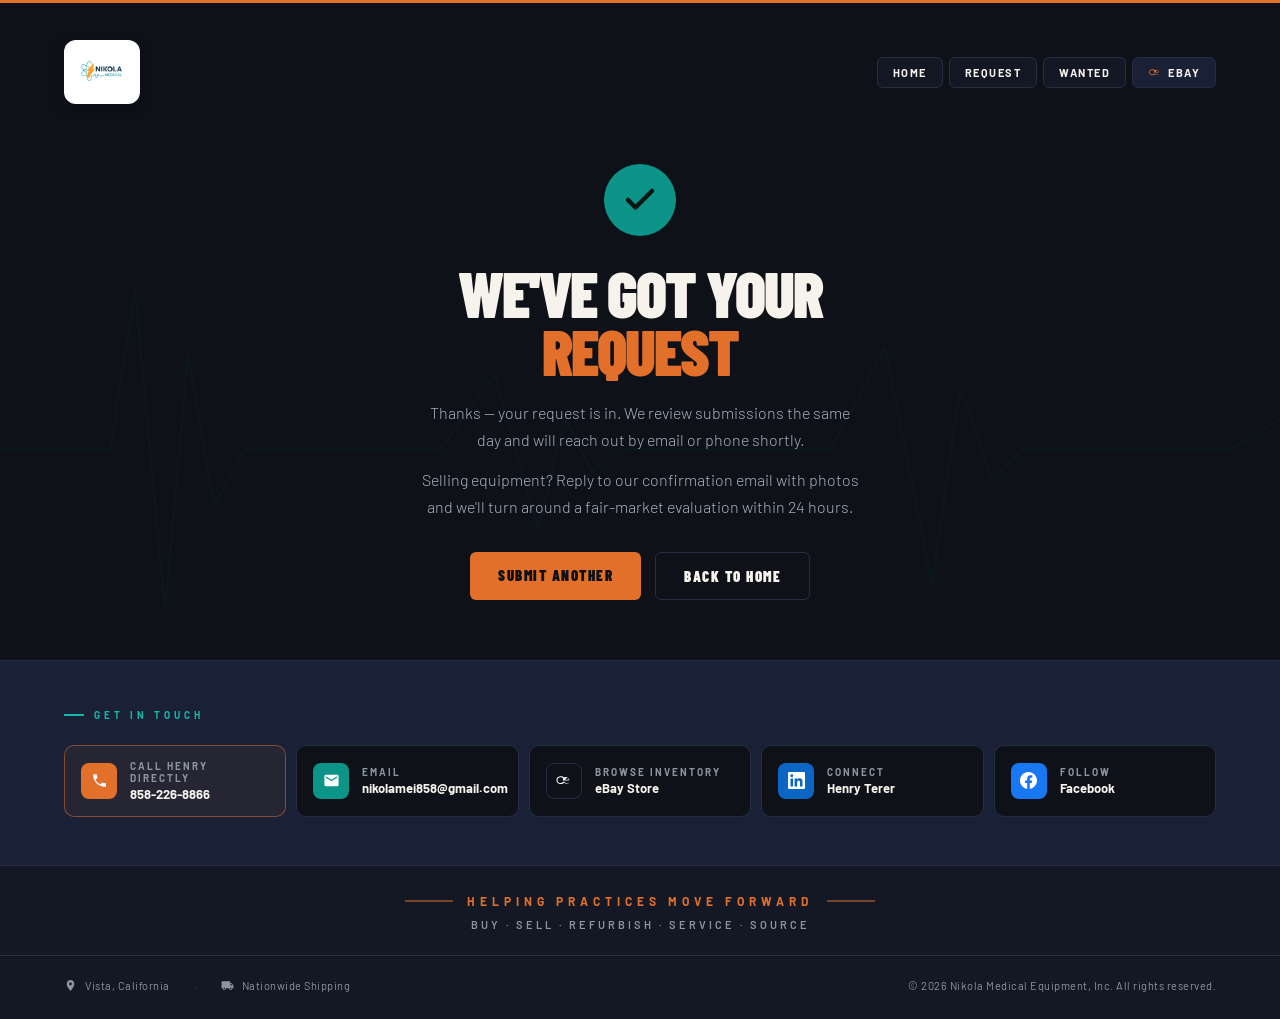
<file: thanks/index.html>
<!DOCTYPE html>
<html lang="en">
<head>
<meta charset="UTF-8">
<meta name="viewport" content="width=device-width, initial-scale=1.0">
<title>Request Received — Nikola Medical</title>
<meta name="description" content="Thanks for your request to Nikola Medical.">
<meta name="robots" content="noindex">
<link href="https://fonts.googleapis.com/css2?family=Barlow+Condensed:wght@700;900&family=Barlow:wght@300;400;600;700&display=swap" rel="stylesheet">
<link rel="stylesheet" href="/styles.css">
</head>
<body>
<div class="topbar"></div>
<div class="ekg-bg">
<svg viewBox="0 0 1440 900" preserveAspectRatio="xMidYMid slice" xmlns="http://www.w3.org/2000/svg">
  <polyline points="0,450 140,450 190,450 215,290 245,610 268,355 294,505 325,450 520,450 575,375 618,528 645,418 672,472 702,450 910,450 965,348 1012,584 1040,388 1072,482 1102,450 1310,450 1362,418 1392,492 1440,450" fill="none" stroke="#0D9488" stroke-width="2.5" stroke-linecap="round" stroke-linejoin="round"/>
  <polyline points="0,720 130,720 168,720 185,648 204,792 218,668 234,724 254,720 408,720 445,672 475,768 494,700 514,730 535,720 688,720 724,682 752,758 772,710 793,728 814,720 965,720 1003,688 1032,752 1052,712 1073,728 1094,720 1248,720 1284,702 1313,738 1333,718 1362,726 1440,720" fill="none" stroke="#0D9488" stroke-width="1.5" stroke-linecap="round" stroke-linejoin="round" opacity="0.45"/>
</svg>
</div>

<header>
  <a href="/" class="logo"><img src="/logo.png" alt="Nikola Medical Equipment"/></a>
  <nav class="nav">
    <a href="/" class="internal ">Home</a>
    <a href="/request" class="internal ">Request</a>
    <a href="/equipment-wanted" class="internal ">Wanted</a>
    <a href="https://www.ebay.com/str/nikolamedicalequipmentinc" target="_blank" rel="noopener">
      <svg viewBox="0 0 24 24" fill="var(--amber)" xmlns="http://www.w3.org/2000/svg"><path d="M3.5 11.5C3.5 9 5.5 7.5 8 7.5c1.5 0 2.8.6 3.6 1.6L13 7.8C11.8 6.7 10 6 8 6 4.7 6 2 8.4 2 11.5S4.7 17 8 17c2 0 3.8-.7 5-1.8l-1.4-1.3C10.8 14.9 9.5 15.5 8 15.5c-2.5 0-4.5-1.5-4.5-4zm8.5.5h7.5c0-2.8-2-5-4.5-5S11 9.2 11 12zm0 1c.2 2.2 2 3.5 4.5 3.5 1.3 0 2.4-.4 3.2-1.1L18.6 15c-.6.5-1.4.8-2.1.8-1.5 0-2.8-.7-3-2H12zm8.5-2h-6c.3-1.4 1.4-2.5 3-2.5s2.7 1.1 3 2.5z"/></svg>
      <span>eBay</span>
    </a>
  </nav>
</header>

<div class="thanks-wrap">
  <div class="thanks-card">
    <div class="thanks-mark"><svg viewBox="0 0 24 24" fill="none" stroke="#0b1512" stroke-width="3" stroke-linecap="round" stroke-linejoin="round"><path d="M20 6L9 17l-5-5"/></svg></div>
    <h1>We've Got Your <span>Request</span></h1>
    <p>Thanks — your request is in. We review submissions the same day and will reach out by email or phone shortly.</p>
    <p>Selling equipment? Reply to our confirmation email with photos and we'll turn around a fair-market evaluation within 24 hours.</p>
    <div class="thanks-actions">
      <a class="primary" href="/request">Submit Another</a>
      <a class="ghost" href="/">Back to Home</a>
    </div>
  </div>
</div>
<section class="footer-contact" id="contact">
  <div class="contact-heading">Get in touch</div>
  <div class="contact-grid">
    <a class="ccard featured" href="tel:8582268866">
      <div class="cicon ci-phone"><svg viewBox="0 0 24 24" xmlns="http://www.w3.org/2000/svg"><path d="M6.6 10.8c1.4 2.8 3.8 5.1 6.6 6.6l2.2-2.2c.3-.3.7-.4 1-.2 1.1.4 2.3.6 3.6.6.6 0 1 .4 1 1V20c0 .6-.4 1-1 1-9.4 0-17-7.6-17-17 0-.6.4-1 1-1h3.5c.6 0 1 .4 1 1 0 1.3.2 2.5.6 3.6.1.3 0 .7-.2 1L6.6 10.8z"/></svg></div>
      <div><div class="clabel">Call Henry directly</div><div class="cval">858-226-8866</div></div>
    </a>
    <a class="ccard" href="mailto:nikolamei858@gmail.com">
      <div class="cicon ci-email"><svg viewBox="0 0 24 24" xmlns="http://www.w3.org/2000/svg"><path d="M20 4H4c-1.1 0-2 .9-2 2v12c0 1.1.9 2 2 2h16c1.1 0 2-.9 2-2V6c0-1.1-.9-2-2-2zm0 4l-8 5-8-5V6l8 5 8-5v2z"/></svg></div>
      <div><div class="clabel">Email</div><div class="cval">nikolamei858@gmail.com</div></div>
    </a>
    <a class="ccard" href="https://www.ebay.com/str/nikolamedicalequipmentinc" target="_blank" rel="noopener">
      <div class="cicon ci-ebay"><svg viewBox="0 0 24 24" fill="var(--amber)" xmlns="http://www.w3.org/2000/svg" width="17" height="17"><path d="M3.5 11.5C3.5 9 5.5 7.5 8 7.5c1.5 0 2.8.6 3.6 1.6L13 7.8C11.8 6.7 10 6 8 6 4.7 6 2 8.4 2 11.5S4.7 17 8 17c2 0 3.8-.7 5-1.8l-1.4-1.3C10.8 14.9 9.5 15.5 8 15.5c-2.5 0-4.5-1.5-4.5-4zm8.5.5h7.5c0-2.8-2-5-4.5-5S11 9.2 11 12zm0 1c.2 2.2 2 3.5 4.5 3.5 1.3 0 2.4-.4 3.2-1.1L18.6 15c-.6.5-1.4.8-2.1.8-1.5 0-2.8-.7-3-2H12zm8.5-2h-6c.3-1.4 1.4-2.5 3-2.5s2.7 1.1 3 2.5z"/></svg></div>
      <div><div class="clabel">Browse inventory</div><div class="cval">eBay Store</div></div>
    </a>
    <a class="ccard" href="https://www.linkedin.com/in/henryterer/" target="_blank" rel="noopener">
      <div class="cicon ci-li"><svg viewBox="0 0 24 24" xmlns="http://www.w3.org/2000/svg"><path d="M20.447 20.452h-3.554v-5.569c0-1.328-.027-3.037-1.852-3.037-1.853 0-2.136 1.445-2.136 2.939v5.667H9.351V9h3.414v1.561h.046c.477-.9 1.637-1.85 3.37-1.85 3.601 0 4.267 2.37 4.267 5.455v6.286zM5.337 7.433a2.062 2.062 0 01-2.063-2.065 2.064 2.064 0 112.063 2.065zm1.782 13.019H3.555V9h3.564v11.452zM22.225 0H1.771C.792 0 0 .774 0 1.729v20.542C0 23.227.792 24 1.771 24h20.451C23.2 24 24 23.227 24 22.271V1.729C24 .774 23.2 0 22.222 0h.003z"/></svg></div>
      <div><div class="clabel">Connect</div><div class="cval">Henry Terer</div></div>
    </a>
    <a class="ccard" href="https://www.facebook.com/profile.php?id=100094618478377" target="_blank" rel="noopener">
      <div class="cicon ci-fb"><svg viewBox="0 0 24 24" xmlns="http://www.w3.org/2000/svg"><path d="M24 12.073c0-6.627-5.373-12-12-12s-12 5.373-12 12c0 5.99 4.388 10.954 10.125 11.854v-8.385H7.078v-3.47h3.047V9.43c0-3.007 1.792-4.669 4.533-4.669 1.312 0 2.686.235 2.686.235v2.953H15.83c-1.491 0-1.956.925-1.956 1.874v2.25h3.328l-.532 3.47h-2.796v8.385C19.612 23.027 24 18.062 24 12.073z"/></svg></div>
      <div><div class="clabel">Follow</div><div class="cval">Facebook</div></div>
    </a>
  </div>
</section>

<footer class="footer-bottom">
  <div class="footer-tagline-row"><div class="footer-tagline">Helping Practices Move Forward</div>
    <div class="footer-descriptor">Buy · Sell · Refurbish · Service · Source</div></div>
  <div class="footer-info-row">
    <div class="footer-info-left">
      <div class="footer-pill"><svg viewBox="0 0 24 24" xmlns="http://www.w3.org/2000/svg"><path d="M12 2C8.13 2 5 5.13 5 9c0 5.25 7 13 7 13s7-7.75 7-13c0-3.87-3.13-7-7-7zm0 9.5c-1.38 0-2.5-1.12-2.5-2.5s1.12-2.5 2.5-2.5 2.5 1.12 2.5 2.5-1.12 2.5-2.5 2.5z"/></svg>Vista, California</div>
      <div class="footer-sep">·</div>
      <div class="footer-pill"><svg viewBox="0 0 24 24" xmlns="http://www.w3.org/2000/svg"><path d="M20 8h-3V4H3c-1.1 0-2 .9-2 2v11h2c0 1.66 1.34 3 3 3s3-1.34 3-3h6c0 1.66 1.34 3 3 3s3-1.34 3-3h2v-5l-3-4zM6 18.5c-.83 0-1.5-.67-1.5-1.5s.67-1.5 1.5-1.5 1.5.67 1.5 1.5-.67 1.5-1.5 1.5zm13.5-9l1.96 2.5H17V9.5h2.5zm-1.5 9c-.83 0-1.5-.67-1.5-1.5s.67-1.5 1.5-1.5 1.5.67 1.5 1.5-.67 1.5-1.5 1.5z"/></svg>Nationwide Shipping</div>
    </div>
    <div class="footer-copy">© 2026 Nikola Medical Equipment, Inc. All rights reserved.</div>
  </div>
</footer>

</body>
</html>
</file>
<file: styles.css>
*,*::before,*::after{margin:0;padding:0;box-sizing:border-box;}
:root{
  --ink:#0E1118;
  --amber:#E2702A;
  --teal:#0D9488;
  --teal-light:#14B8A6;
  --paper:#F6F3EC;
  --steel:#8B95A1;
  --card:#1A2035;
  --card2:#131824;
  --dim:#242D42;
  --white:#FAFAFF;
  --pad:64px;
}
html{scroll-behavior:smooth;}
body{
  background:var(--ink);
  color:var(--paper);
  font-family:'Barlow',Arial,sans-serif;
  min-height:100vh;
  overflow-x:hidden;
  display:flex;
  flex-direction:column;
}

.ekg-bg{position:fixed;inset:0;z-index:0;pointer-events:none;overflow:hidden;}
.ekg-bg svg{width:100%;height:100%;opacity:0.045;}
.topbar{position:fixed;top:0;left:0;right:0;height:3px;background:var(--amber);z-index:100;}

/* ══════════════════════════════════
   HEADER
══════════════════════════════════ */
header{
  position:relative;z-index:10;
  padding:40px var(--pad) 0;
  display:flex;align-items:center;justify-content:space-between;
  flex-wrap:wrap;gap:20px;
  animation:up .6s ease both;
}
.logo img{height:64px;width:auto;display:block;padding:8px 14px;background:#fff;border-radius:12px;box-shadow:0 4px 14px rgba(0,0,0,.25);}
.nav{display:flex;gap:6px;flex-wrap:wrap;}
.nav a{
  display:flex;align-items:center;gap:7px;
  padding:8px 15px;border-radius:6px;
  border:1px solid var(--dim);background:var(--card);
  color:var(--paper);text-decoration:none;
  font-size:11px;font-weight:700;letter-spacing:1.5px;text-transform:uppercase;
  transition:border-color .2s,background .2s,transform .15s;
}
.nav a:hover{border-color:var(--amber);background:rgba(226,112,42,.1);transform:translateY(-1px);}
.nav a svg{width:13px;height:13px;flex-shrink:0;}

/* ══════════════════════════════════
   HERO
══════════════════════════════════ */
.hero{
  position:relative;z-index:10;
  padding:88px var(--pad) 96px;
  flex:1;
  animation:up .6s .1s ease both;
}
.kicker{
  display:inline-flex;align-items:center;gap:10px;margin-bottom:32px;
  font-size:11px;font-weight:700;letter-spacing:5px;text-transform:uppercase;
  color:var(--teal-light);
}
.kicker::before{content:'';width:28px;height:1.5px;background:var(--teal-light);flex-shrink:0;}
h1{
  font-family:'Barlow Condensed',sans-serif;
  font-size:clamp(68px,9vw,130px);
  font-weight:900;line-height:.87;
  letter-spacing:-3px;text-transform:uppercase;
  margin-bottom:40px;max-width:900px;
}
@media(max-width:960px){h1{max-width:100%;}}
h1 em{font-style:normal;color:var(--amber);}
h1 span{color:var(--teal-light);}
.hero-body{
  display:flex;align-items:flex-end;justify-content:space-between;
  flex-wrap:wrap;gap:32px;
}
.hero-sub{
  font-size:18px;color:#A8B0BE;line-height:1.75;
  max-width:580px;font-weight:300;
}
.tagline-wrap{
  flex-shrink:0;
  display:inline-flex;align-items:center;gap:12px;
  padding:12px 22px;border-radius:6px;
  border-left:3px solid var(--amber);background:rgba(226,112,42,.08);
  align-self:flex-end;
}
.tagline-text{font-size:12px;font-weight:700;letter-spacing:3px;text-transform:uppercase;color:var(--amber);white-space:nowrap;}

/* ══════════════════════════════════
   MARQUEE
══════════════════════════════════ */
.strip{
  position:relative;z-index:10;
  padding:16px 0;
  border-top:1px solid var(--dim);
  border-bottom:1px solid var(--dim);
  overflow:hidden;white-space:nowrap;
  animation:up .6s .2s ease both;
}
.strip-inner{display:inline-flex;animation:marquee 32s linear infinite;}
.strip-item{
  display:inline-flex;align-items:center;gap:12px;
  font-size:10px;font-weight:700;letter-spacing:3px;text-transform:uppercase;
  color:var(--steel);padding:0 28px;
}
.strip-dot{width:4px;height:4px;border-radius:50%;background:var(--amber);flex-shrink:0;}

/* ══════════════════════════════════
   FOOTER 1 — GET IN TOUCH
══════════════════════════════════ */
.footer-contact{
  position:relative;z-index:10;
  background:var(--card);
  border-top:1px solid var(--dim);
  padding:48px var(--pad);
  animation:up .6s .3s ease both;
}
.contact-heading{
  font-size:10px;font-weight:700;letter-spacing:4px;text-transform:uppercase;
  color:var(--teal-light);margin-bottom:24px;
  display:flex;align-items:center;gap:10px;
}
.contact-heading::before{content:'';width:20px;height:1.5px;background:var(--teal-light);flex-shrink:0;}
.contact-grid{
  display:grid;
  grid-template-columns:repeat(auto-fill,minmax(210px,1fr));
  gap:10px;
}
.ccard{
  display:flex;align-items:center;gap:13px;
  background:var(--ink);border:1px solid var(--dim);
  border-radius:10px;padding:14px 16px;
  text-decoration:none;color:var(--paper);
  transition:border-color .2s,transform .18s,box-shadow .2s;
}
.ccard:hover{border-color:var(--amber);transform:translateY(-2px);box-shadow:0 6px 20px rgba(226,112,42,.12);}
.ccard.featured{border-color:rgba(226,112,42,.5);background:rgba(226,112,42,.06);}
.cicon{width:36px;height:36px;border-radius:8px;flex-shrink:0;display:flex;align-items:center;justify-content:center;}
.cicon svg{width:17px;height:17px;fill:white;}
.ci-phone{background:var(--amber);}
.ci-email{background:var(--teal);}
.ci-ebay{background:var(--ink);border:1px solid var(--dim);}
.ci-li{background:#0A66C2;}
.ci-fb{background:#1877F2;}
.clabel{font-size:10px;letter-spacing:2px;text-transform:uppercase;color:var(--steel);font-weight:700;}
.cval{font-size:13px;font-weight:700;margin-top:2px;}

/* ══════════════════════════════════
   FOOTER 2 — BRAND / LEGAL
══════════════════════════════════ */
.footer-bottom{
  position:relative;z-index:10;
  background:var(--card2);
  border-top:1px solid var(--dim);
  animation:up .6s .35s ease both;
}

/* Row 1: tagline centered */
.footer-tagline-row{
  padding:28px var(--pad) 24px;
  border-bottom:1px solid var(--dim);
  display:flex;flex-direction:column;align-items:center;justify-content:center;
}
.footer-tagline{
  font-size:12px;font-weight:700;letter-spacing:5px;
  text-transform:uppercase;color:var(--amber);
  display:flex;align-items:center;gap:14px;
}
.footer-descriptor{
  font-size:11px;font-weight:600;letter-spacing:3px;text-transform:uppercase;
  color:var(--steel);text-align:center;margin-top:10px;
}
.footer-tagline::before,
.footer-tagline::after{
  content:'';display:block;
  width:48px;height:1.5px;background:var(--amber);opacity:.5;
}

/* Row 2: info row */
.footer-info-row{
  padding:20px var(--pad) 24px;
  display:flex;align-items:center;justify-content:space-between;
  flex-wrap:wrap;gap:16px;
}
.footer-info-left{
  display:flex;align-items:center;gap:24px;flex-wrap:wrap;
}
.footer-pill{
  display:flex;align-items:center;gap:8px;
  font-size:11px;color:var(--steel);letter-spacing:.5px;
}
.footer-pill svg{width:13px;height:13px;fill:var(--steel);flex-shrink:0;}
.footer-sep{color:var(--dim);font-size:16px;}
.footer-copy{
  font-size:11px;color:var(--steel);letter-spacing:.5px;
}

/* Badge */
.badge{
  position:fixed;bottom:20px;right:20px;z-index:50;
  display:flex;align-items:center;gap:8px;
  background:var(--card);border:1px solid var(--dim);border-radius:8px;
  padding:8px 13px;font-size:11px;color:var(--steel);letter-spacing:1px;
}
.dot{width:6px;height:6px;border-radius:50%;background:var(--amber);animation:pulse 2s infinite;}

@keyframes up{from{opacity:0;transform:translateY(16px);}to{opacity:1;transform:translateY(0);}}
@keyframes pulse{0%,100%{opacity:1;}50%{opacity:.2;}}
@keyframes marquee{from{transform:translateX(0);}to{transform:translateX(-50%);}}

/* ── RESPONSIVE ── */
@media(max-width:800px){
  :root{--pad:36px;}
  h1{letter-spacing:-1.5px;}
  .hero-body{flex-direction:column;align-items:flex-start;}
  .footer-info-row{flex-direction:column;align-items:flex-start;gap:10px;}
  .footer-copy{align-self:flex-start;}
}
@media(max-width:600px){
  :root{--pad:20px;}
  header{padding-top:28px;}
  .hero{padding:60px var(--pad) 64px;}
  .nav a span{display:none;}
  .nav a{padding:8px 10px;}
  h1{font-size:clamp(38px,12vw,52px);letter-spacing:-1px;}
  .contact-grid{grid-template-columns:1fr;}
  .footer-info-left{flex-direction:column;gap:10px;}
  .footer-sep{display:none;}
  .footer-tagline::before,.footer-tagline::after{width:24px;}
}
@media(prefers-reduced-motion:reduce){*{animation:none!important;transition:none!important;}}

/* ══════════════════════════════════
   SHARED — internal nav + form pages
   (added for request / thanks / equipment-wanted)
══════════════════════════════════ */
.nav a.internal{background:var(--card2);}
.nav a.internal.active{border-color:var(--amber);background:rgba(226,112,42,.14);color:var(--white);}

/* page intro block reused on sub-pages */
.page-head{position:relative;z-index:10;padding:64px var(--pad) 8px;animation:up .6s ease both;}
.page-head .kicker{margin-bottom:22px;}
.page-head h1{font-size:clamp(44px,7vw,88px);margin-bottom:24px;}
.page-head .lead{font-size:18px;color:#A8B0BE;line-height:1.7;max-width:620px;font-weight:300;}

.section{position:relative;z-index:10;padding:40px var(--pad) 72px;flex:1;animation:up .6s .1s ease both;}

/* chooser chips (request hub) */
.chooser{display:grid;grid-template-columns:repeat(4,1fr);gap:12px;margin-bottom:40px;}
.chip{display:flex;flex-direction:column;gap:6px;text-align:left;padding:18px;border-radius:8px;
  border:1px solid var(--dim);background:var(--card);color:var(--paper);cursor:pointer;font-family:inherit;
  transition:border-color .2s,background .2s,transform .15s;}
.chip:hover{transform:translateY(-2px);border-color:var(--amber);}
.chip .cic{font-size:22px;}
.chip .ct{font-weight:700;font-size:14px;letter-spacing:.5px;}
.chip .cs{font-size:12px;color:var(--steel);font-weight:300;line-height:1.4;}
.chip[aria-selected="true"]{border-color:var(--amber);background:rgba(226,112,42,.12);}
.chip:focus-visible{outline:2px solid var(--teal-light);outline-offset:2px;}

/* panels */
.panel{display:none;}
.panel.active{display:block;animation:up .45s ease both;}
.panel-title{font-family:'Barlow Condensed',sans-serif;font-size:34px;font-weight:900;text-transform:uppercase;
  letter-spacing:-1px;margin-bottom:8px;}
.panel-title span{color:var(--amber);}
.panel-desc{color:#A8B0BE;font-size:15px;font-weight:300;margin-bottom:28px;max-width:560px;}

/* forms */
form{max-width:780px;background:rgba(26,32,53,.55);border:1px solid #2A3550;border-radius:14px;padding:32px;backdrop-filter:blur(2px);}
.grid{display:grid;grid-template-columns:1fr 1fr;gap:16px;}
.full{grid-column:1/-1;}
label{display:block;font-size:11.5px;font-weight:700;letter-spacing:1.3px;text-transform:uppercase;
  color:#B8C0CE;margin-bottom:8px;}
.req{color:var(--amber);}
input,select,textarea{width:100%;padding:13px 15px;font-family:'Barlow',sans-serif;font-size:15px;
  background:#20293C;border:1px solid #37425C;border-radius:7px;color:var(--white);transition:border-color .2s,background .2s,box-shadow .2s;}
input::placeholder,textarea::placeholder{color:#6B7688;}
input:focus,select:focus,textarea:focus{outline:none;border-color:var(--teal-light);background:#25304697;box-shadow:0 0 0 3px rgba(20,184,166,.15);}
textarea{min-height:96px;resize:vertical;}
select{appearance:none;cursor:pointer;
  background-image:url("data:image/svg+xml,%3Csvg xmlns='http://www.w3.org/2000/svg' width='12' height='8' viewBox='0 0 12 8'%3E%3Cpath fill='%238B95A1' d='M6 8L0 0h12z'/%3E%3C/svg%3E");
  background-repeat:no-repeat;background-position:right 14px center;}
.check{display:flex;align-items:flex-start;gap:11px;}
.check input{width:auto;margin-top:3px;accent-color:var(--amber);}
.check label{margin:0;font-size:13px;font-weight:400;letter-spacing:.3px;text-transform:none;color:var(--paper);}
.hint{font-size:12px;color:var(--steel);font-weight:300;}
.btn-submit{grid-column:1/-1;justify-self:start;margin-top:6px;padding:15px 40px;font-family:'Barlow Condensed',sans-serif;
  font-size:17px;font-weight:900;letter-spacing:1.5px;text-transform:uppercase;background:var(--amber);color:var(--ink);
  border:none;border-radius:6px;cursor:pointer;transition:transform .15s,filter .2s;}
.btn-submit:hover{transform:translateY(-2px);filter:brightness(1.08);}
.btn-submit:focus-visible{outline:2px solid var(--teal-light);outline-offset:3px;}

/* equipment-wanted */
.banners{display:grid;grid-template-columns:1fr 1fr;gap:16px;margin-bottom:44px;}
.banner{border:1px solid var(--dim);border-radius:8px;padding:24px;background:var(--card);}
.banner h3{font-family:'Barlow Condensed',sans-serif;font-size:22px;font-weight:900;text-transform:uppercase;letter-spacing:-.5px;margin-bottom:6px;}
.banner p{color:var(--steel);font-size:14px;font-weight:300;margin-bottom:18px;line-height:1.5;}
.banner a{display:inline-block;text-decoration:none;font-family:'Barlow Condensed',sans-serif;font-size:14px;font-weight:900;
  letter-spacing:1.5px;text-transform:uppercase;padding:11px 22px;border-radius:6px;}
.banner.sell a{background:var(--amber);color:var(--ink);}
.banner.buy a{border:1px solid var(--teal-light);color:var(--paper);}
.banner.buy a:hover{background:rgba(20,184,166,.12);}

.wanted-head{display:flex;align-items:baseline;justify-content:space-between;flex-wrap:wrap;gap:8px;
  border-top:1px solid var(--dim);padding-top:28px;margin-bottom:24px;}
.wanted-head h2{font-family:'Barlow Condensed',sans-serif;font-size:26px;font-weight:900;text-transform:uppercase;letter-spacing:-.5px;}
.wanted-head span{font-size:11px;color:var(--steel);letter-spacing:1.5px;text-transform:uppercase;font-weight:700;}
.wgrid{display:grid;grid-template-columns:repeat(2,1fr);gap:14px;}
.witem{border:1px solid var(--dim);border-radius:8px;padding:20px;background:var(--card);
  display:flex;flex-direction:column;gap:14px;transition:border-color .2s,transform .15s;}
.witem:hover{transform:translateY(-2px);border-color:var(--amber);}
.witem .wtop{display:flex;align-items:flex-start;justify-content:space-between;gap:12px;}
.wname{font-family:'Barlow Condensed',sans-serif;font-size:22px;font-weight:900;text-transform:uppercase;letter-spacing:-.5px;line-height:1;}
.wcat{font-size:11px;color:var(--steel);letter-spacing:1px;text-transform:uppercase;font-weight:600;margin-top:5px;}
.wbadge{font-size:10px;font-weight:700;letter-spacing:1.5px;text-transform:uppercase;color:var(--teal-light);
  border:1px solid var(--teal-light);border-radius:20px;padding:4px 11px;white-space:nowrap;}
.wrow{display:flex;gap:10px;}
.wrow a{flex:1;text-align:center;text-decoration:none;font-size:11px;font-weight:700;letter-spacing:1px;text-transform:uppercase;
  padding:10px;border-radius:6px;transition:border-color .2s,background .2s;}
.wrow a.want{background:var(--amber);color:var(--ink);}
.wrow a.have{border:1px solid var(--dim);color:var(--paper);}
.wrow a.have:hover{border-color:var(--teal-light);}

/* thanks */
.thanks-wrap{flex:1;display:flex;align-items:center;justify-content:center;text-align:center;padding:60px var(--pad);position:relative;z-index:10;}
.thanks-card{max-width:560px;animation:up .6s ease both;}
.thanks-mark{width:72px;height:72px;border-radius:50%;background:var(--teal);display:flex;align-items:center;justify-content:center;margin:0 auto 28px;}
.thanks-mark svg{width:36px;height:36px;}
.thanks-card h1{font-family:'Barlow Condensed',sans-serif;font-size:clamp(40px,7vw,64px);font-weight:900;
  text-transform:uppercase;letter-spacing:-2px;line-height:.9;margin-bottom:20px;}
.thanks-card h1 span{color:var(--amber);}
.thanks-card p{color:#A8B0BE;font-size:16px;font-weight:300;line-height:1.7;max-width:440px;margin:0 auto 12px;}
.thanks-actions{display:flex;gap:14px;justify-content:center;flex-wrap:wrap;margin-top:32px;}
.thanks-actions a{text-decoration:none;font-family:'Barlow Condensed',sans-serif;font-size:15px;font-weight:900;
  letter-spacing:1.5px;text-transform:uppercase;padding:14px 28px;border-radius:6px;transition:transform .15s,filter .2s,border-color .2s;}
.thanks-actions a.primary{background:var(--amber);color:var(--ink);}
.thanks-actions a.primary:hover{transform:translateY(-2px);filter:brightness(1.08);}
.thanks-actions a.ghost{border:1px solid var(--dim);color:var(--paper);}
.thanks-actions a.ghost:hover{border-color:var(--teal-light);}

@media(max-width:800px){
  .chooser{grid-template-columns:1fr 1fr;}
  .banners{grid-template-columns:1fr;}
}
@media(max-width:600px){
  .chooser{grid-template-columns:1fr;}
  .grid{grid-template-columns:1fr;}
  .wgrid{grid-template-columns:1fr;}
  .page-head{padding-top:44px;}
}
/* ══════════════════════════════════
   FOOTER 1 — GET IN TOUCH
══════════════════════════════════ */
.footer-contact{
  position:relative;z-index:10;
  background:var(--card);
  border-top:1px solid var(--dim);
  padding:48px var(--pad);
  animation:up .6s .3s ease both;
}
.contact-heading{
  font-size:10px;font-weight:700;letter-spacing:4px;text-transform:uppercase;
  color:var(--teal-light);margin-bottom:24px;
  display:flex;align-items:center;gap:10px;
}
.contact-heading::before{content:'';width:20px;height:1.5px;background:var(--teal-light);flex-shrink:0;}
.contact-grid{
  display:grid;
  grid-template-columns:repeat(auto-fill,minmax(210px,1fr));
  gap:10px;
}
.ccard{
  display:flex;align-items:center;gap:13px;
  background:var(--ink);border:1px solid var(--dim);
  border-radius:10px;padding:14px 16px;
  text-decoration:none;color:var(--paper);
  transition:border-color .2s,transform .18s,box-shadow .2s;
}
.ccard:hover{border-color:var(--amber);transform:translateY(-2px);box-shadow:0 6px 20px rgba(226,112,42,.12);}
.ccard.featured{border-color:rgba(226,112,42,.5);background:rgba(226,112,42,.06);}
.cicon{width:36px;height:36px;border-radius:8px;flex-shrink:0;display:flex;align-items:center;justify-content:center;}
.cicon svg{width:17px;height:17px;fill:white;}
.ci-phone{background:var(--amber);}
.ci-email{background:var(--teal);}
.ci-ebay{background:var(--ink);border:1px solid var(--dim);}
.ci-li{background:#0A66C2;}
.ci-fb{background:#1877F2;}
.clabel{font-size:10px;letter-spacing:2px;text-transform:uppercase;color:var(--steel);font-weight:700;}
.cval{font-size:13px;font-weight:700;margin-top:2px;}

/* ══════════════════════════════════
   FOOTER 2 — BRAND / LEGAL
══════════════════════════════════ */
.footer-bottom{
  position:relative;z-index:10;
  background:var(--card2);
  border-top:1px solid var(--dim);
  animation:up .6s .35s ease both;
}

/* Row 1: tagline centered */
.footer-tagline-row{
  padding:28px var(--pad) 24px;
  border-bottom:1px solid var(--dim);
  display:flex;align-items:center;justify-content:center;
}
.footer-tagline{
  font-size:12px;font-weight:700;letter-spacing:5px;
  text-transform:uppercase;color:var(--amber);
  display:flex;align-items:center;gap:14px;
}
.footer-descriptor{
  font-size:11px;font-weight:600;letter-spacing:3px;text-transform:uppercase;
  color:var(--steel);text-align:center;margin-top:10px;
}
.footer-tagline::before,
.footer-tagline::after{
  content:'';display:block;
  width:48px;height:1.5px;background:var(--amber);opacity:.5;
}

/* Row 2: info row */
.footer-info-row{
  padding:20px var(--pad) 24px;
  display:flex;align-items:center;justify-content:space-between;
  flex-wrap:wrap;gap:16px;
}
.footer-info-left{
  display:flex;align-items:center;gap:24px;flex-wrap:wrap;
}
.footer-pill{
  display:flex;align-items:center;gap:8px;
  font-size:11px;color:var(--steel);letter-spacing:.5px;
}
.footer-pill svg{width:13px;height:13px;fill:var(--steel);flex-shrink:0;}
.footer-sep{color:var(--dim);font-size:16px;}
.footer-copy{
  font-size:11px;color:var(--steel);letter-spacing:.5px;
}

/* Badge */
.badge{
  position:fixed;bottom:20px;right:20px;z-index:50;
  display:flex;align-items:center;gap:8px;
  background:var(--card);border:1px solid var(--dim);border-radius:8px;
  padding:8px 13px;font-size:11px;color:var(--steel);letter-spacing:1px;
}
.dot{width:6px;height:6px;border-radius:50%;background:var(--amber);animation:pulse 2s infinite;}

/* ══════════════════════════════════
   HOMEPAGE SLIDESHOW / SHOWCASE
══════════════════════════════════ */
.showcase{position:relative;z-index:10;padding:8px var(--pad) 40px;animation:up .6s .15s ease both;}
.showcase-head{display:flex;align-items:baseline;justify-content:space-between;flex-wrap:wrap;gap:10px;margin-bottom:20px;}
.showcase-head h2{font-family:'Barlow Condensed',sans-serif;font-size:clamp(26px,3.5vw,38px);font-weight:900;
  text-transform:uppercase;letter-spacing:-1px;}
.showcase-head h2 em{font-style:normal;color:var(--amber);}
.showcase-head .sh-sub{font-size:13px;color:var(--steel);letter-spacing:1px;text-transform:uppercase;font-weight:600;}

.carousel{position:relative;border-radius:16px;overflow:hidden;border:1px solid var(--dim);
  background:var(--card2);box-shadow:0 20px 50px rgba(0,0,0,.35);}
.slides{display:flex;transition:transform .6s cubic-bezier(.65,.05,.36,1);}
.slide{min-width:100%;position:relative;aspect-ratio:16/7;background:var(--card);
  display:flex;align-items:flex-end;}
/* placeholder gradient per slide — replaced by real <img> later */
.slide .ph{position:absolute;inset:0;display:flex;align-items:center;justify-content:center;
  font-family:'Barlow Condensed',sans-serif;font-size:clamp(40px,7vw,90px);font-weight:900;
  text-transform:uppercase;letter-spacing:-2px;color:rgba(255,255,255,.06);user-select:none;text-align:center;padding:20px;}
.slide img{position:absolute;inset:0;width:100%;height:100%;object-fit:cover;}
.slide .cap{position:relative;z-index:2;width:100%;padding:22px 26px;
  background:linear-gradient(to top,rgba(10,12,18,.92),rgba(10,12,18,.4) 60%,transparent);}
.slide .cap .tag{display:inline-block;font-size:10px;font-weight:700;letter-spacing:2px;text-transform:uppercase;
  color:var(--teal-light);margin-bottom:6px;}
.slide .cap h3{font-family:'Barlow Condensed',sans-serif;font-size:clamp(22px,2.7vw,31px);font-weight:900;
  text-transform:uppercase;letter-spacing:-.5px;line-height:1;margin-bottom:5px;}
.slide .cap p{font-size:13px;color:#C4CCD8;font-weight:300;max-width:490px;line-height:1.45;}

.car-btn{position:absolute;top:50%;transform:translateY(-50%);z-index:5;width:44px;height:44px;
  border-radius:50%;border:1px solid rgba(255,255,255,.2);background:rgba(10,12,18,.55);
  color:#fff;cursor:pointer;display:flex;align-items:center;justify-content:center;
  backdrop-filter:blur(4px);transition:background .2s,border-color .2s;}
.car-btn:hover{background:rgba(226,112,42,.85);border-color:var(--amber);}
.car-btn.prev{left:16px;}.car-btn.next{right:16px;}
.car-btn svg{width:20px;height:20px;}

.dots{display:flex;gap:8px;justify-content:center;margin-top:18px;}
.dot-btn{width:8px;height:8px;border-radius:50%;border:none;background:var(--dim);cursor:pointer;
  transition:background .2s,width .2s;padding:0;}
.dot-btn.active{background:var(--amber);width:26px;border-radius:4px;}

@media(max-width:600px){
  .slide{aspect-ratio:4/3;}
  .slide .cap{padding:20px;}
  .car-btn{width:38px;height:38px;}
}

/* ══════════════════════════════════
   HERO + SHOWCASE SIDE-BY-SIDE
══════════════════════════════════ */
.hero-row{
  position:relative;z-index:10;flex:1;
  padding:64px var(--pad) 72px;
  display:grid;grid-template-columns:1fr 1fr;gap:52px;align-items:center;
  animation:up .6s .1s ease both;
}
.hero-col{min-width:0;}
.hero-col h1{margin-bottom:28px;max-width:100%;}
.hero-col .hero-sub{font-size:17px;color:#A8B0BE;line-height:1.7;max-width:520px;font-weight:300;margin-bottom:32px;}
.hero-cta{display:flex;gap:14px;flex-wrap:wrap;}
.hero-cta a{
  text-decoration:none;font-family:'Barlow Condensed',sans-serif;font-size:16px;font-weight:900;
  letter-spacing:1.5px;text-transform:uppercase;padding:14px 28px;border-radius:6px;
  transition:transform .15s,filter .2s,border-color .2s,background .2s;
}
.hero-cta .btn-primary{background:var(--amber);color:var(--ink);}
.hero-cta .btn-primary:hover{transform:translateY(-2px);filter:brightness(1.08);}
.hero-cta .btn-ghost{border:1px solid var(--dim);color:var(--paper);}
.hero-cta .btn-ghost:hover{border-color:var(--teal-light);background:rgba(20,184,166,.08);}

/* showcase column: header hidden here (title moves into hero context), carousel fills */
.showcase-col{width:100%;min-width:0;}
.showcase-col .showcase-head{margin-bottom:16px;padding-right:2px;}
.showcase-col .showcase-head .sh-sub{font-size:11px;}
/* slimmer aspect ratio so it sits nicely beside the text */
.showcase-col .slide{aspect-ratio:3/2;}

@media(max-width:960px){
  .hero-row{grid-template-columns:1fr;gap:36px;padding-top:48px;}
  .showcase-col .slide{aspect-ratio:16/9;}
}
@media(max-width:600px){
  .hero-row{padding:40px var(--pad) 56px;gap:28px;}
  h1{font-size:clamp(38px,12vw,52px);}
  .showcase-col .slide{aspect-ratio:3/2;}
  .hero-cta{flex-direction:column;}
  .hero-cta a{width:100%;text-align:center;}
  .showcase-col .showcase-head{flex-direction:column;align-items:flex-start;gap:4px;}
}
</file>
